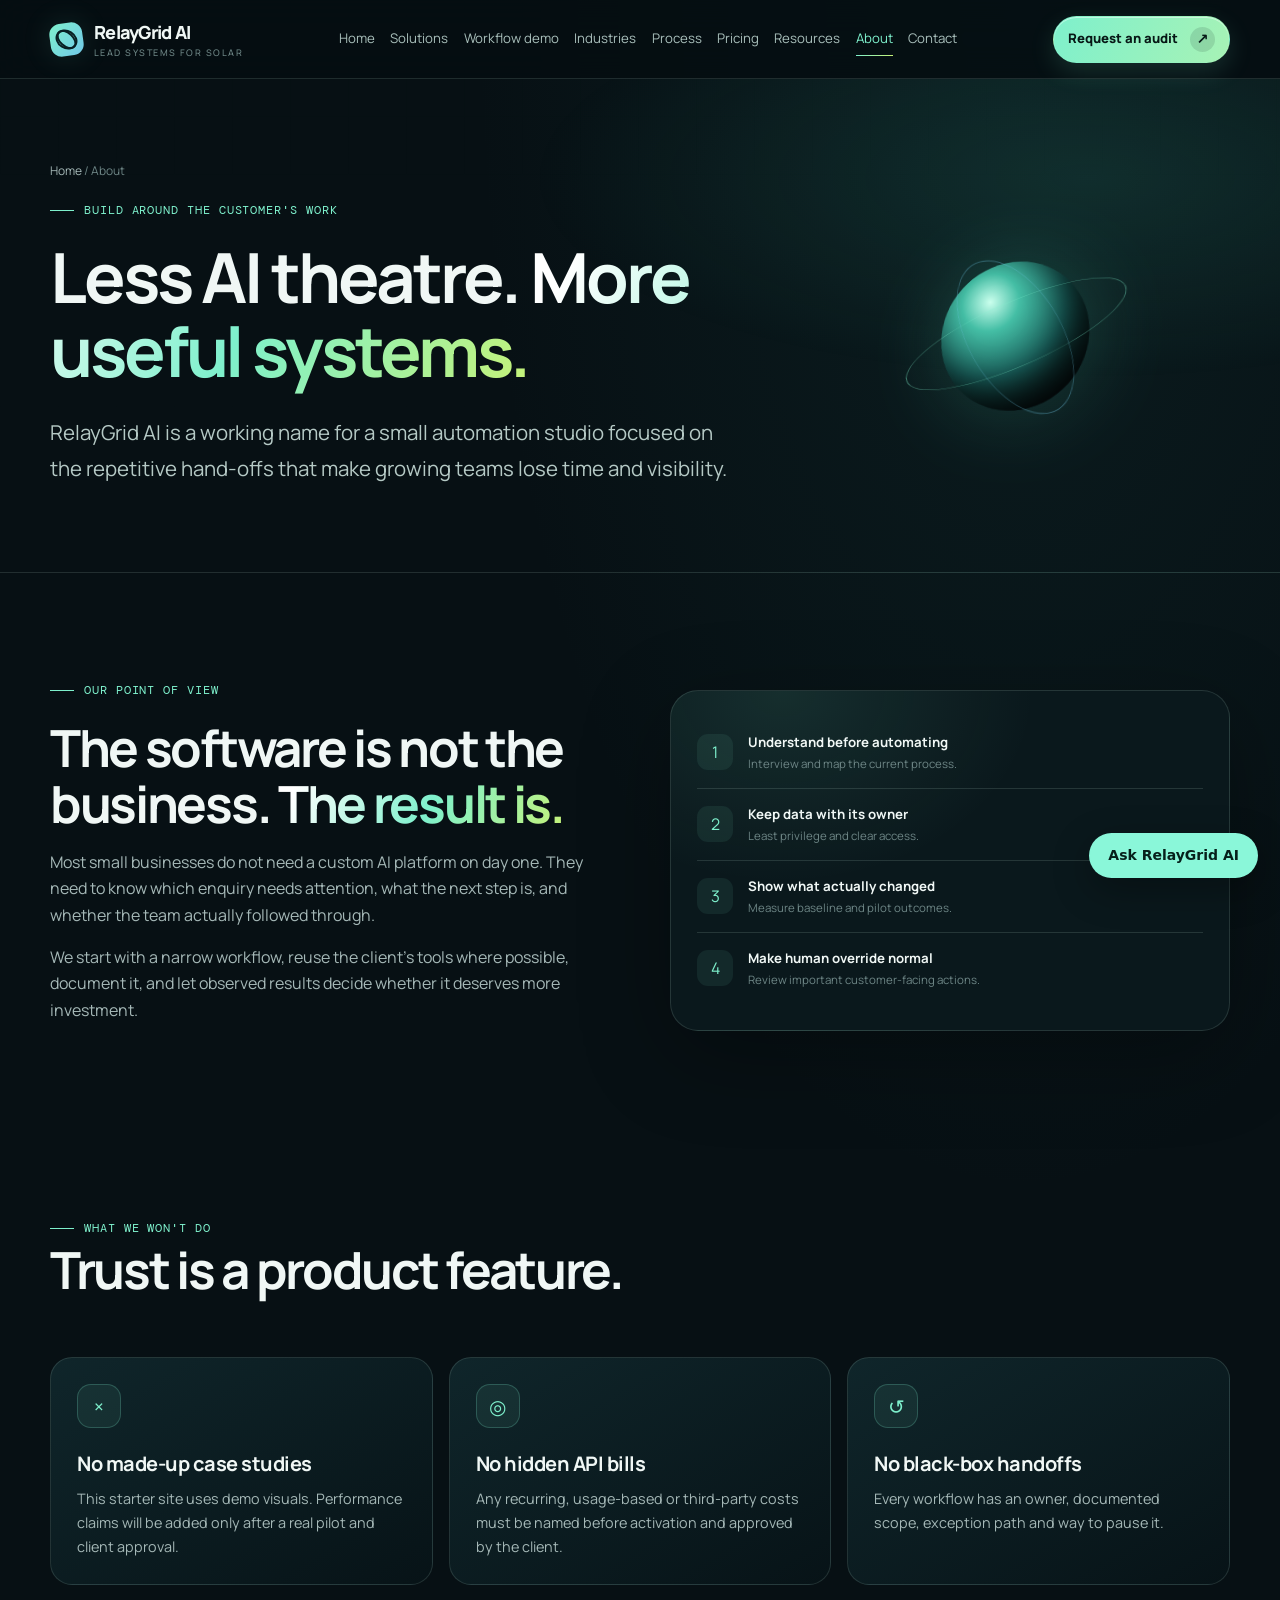
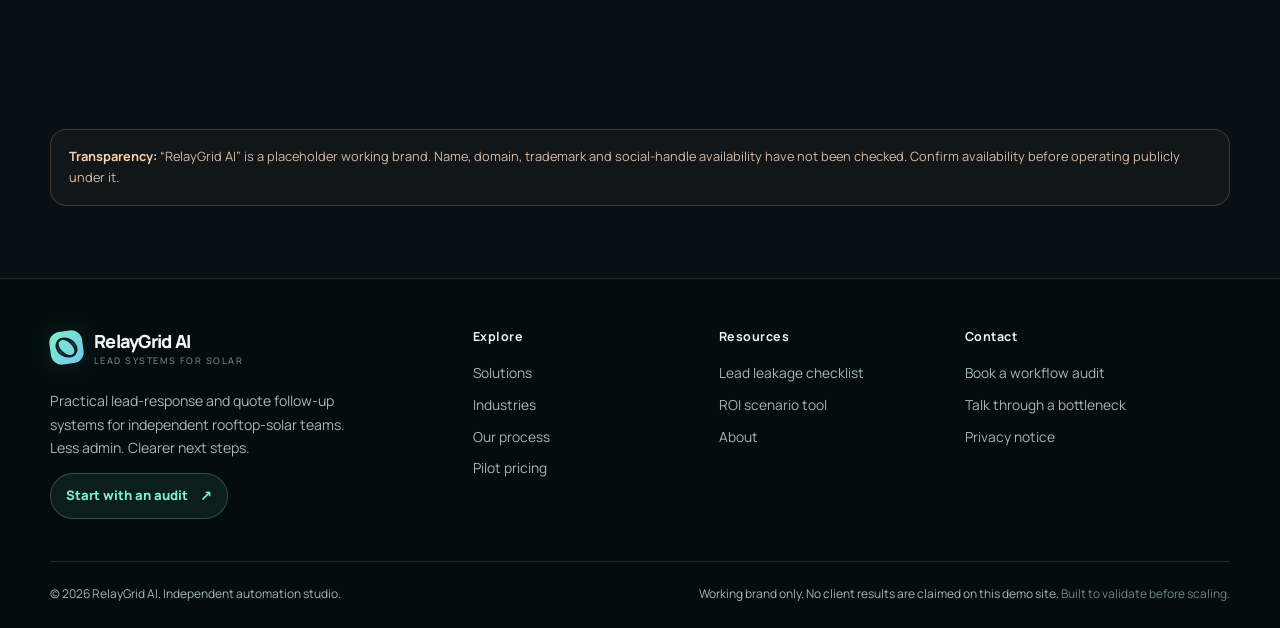
<file: public/about.html>
<!doctype html><html lang="en"><head><meta charset="utf-8"><meta name="viewport" content="width=device-width, initial-scale=1"><meta name="description" content="The operating principles behind RelayGrid AI: specific workflows, transparent costs and measurable outcomes."><meta name="theme-color" content="#071014"><title>About | RelayGrid AI</title><link rel="icon" type="image/svg+xml" href="assets/favicon.svg"><link rel="stylesheet" href="assets/css/styles.css"><style>.skip-link{position:absolute;left:-9999px;top:5px;background:var(--mint);color:#071816;padding:10px;z-index:100}.skip-link:focus{left:8px}</style></head><body><a class="skip-link" href="#main">Skip to content</a><div class="topbar"><div class="container nav"><a class="brand" href="index.html" aria-label="RelayGrid AI home"><span class="brand-mark" aria-hidden="true"></span><span><span data-brand>RelayGrid AI</span><small>Lead systems for solar</small></span></a><nav class="nav-links" aria-label="Main navigation"><a href="index.html">Home</a><a href="services.html">Solutions</a><a href="index.html#agent-workspace">Workflow demo</a><a href="industries.html">Industries</a><a href="process.html">Process</a><a href="pricing.html">Pricing</a><a href="resources.html">Resources</a><a href="about.html">About</a><a href="contact.html">Contact</a></nav><div class="nav-right"><a class="button button-sm" data-booking href="contact.html?topic=workflow%20audit">Request an audit <span class="arrow">↗</span></a><button class="menu-toggle" aria-label="Toggle navigation" aria-expanded="false">Menu ☰</button></div></div></div><main id="main"><section class="page-hero"><div class="container page-hero-inner"><div><p class="breadcrumb"><a href="index.html">Home</a> / About</p><p class="eyebrow">Build around the customer's work</p><h1>Less AI theatre. <span class="gradient-text">More useful systems.</span></h1><p class="lead">RelayGrid AI is a working name for a small automation studio focused on the repetitive hand-offs that make growing teams lose time and visibility.</p></div><div class="page-orb"><div class="page-orb-core"></div></div></div></section><section class="section"><div class="container split"><div><p class="eyebrow">Our point of view</p><h2>The software is not the business. <span class="gradient-text">The result is.</span></h2><p>Most small businesses do not need a custom AI platform on day one. They need to know which enquiry needs attention, what the next step is, and whether the team actually followed through.</p><p>We start with a narrow workflow, reuse the client's tools where possible, document it, and let observed results decide whether it deserves more investment.</p></div><div class="panel-illustration"><div class="workflow-row"><span class="flow-icon">1</span><span><b>Understand before automating</b><small>Interview and map the current process.</small></span></div><div class="workflow-row"><span class="flow-icon">2</span><span><b>Keep data with its owner</b><small>Least privilege and clear access.</small></span></div><div class="workflow-row"><span class="flow-icon">3</span><span><b>Show what actually changed</b><small>Measure baseline and pilot outcomes.</small></span></div><div class="workflow-row"><span class="flow-icon">4</span><span><b>Make human override normal</b><small>Review important customer-facing actions.</small></span></div></div></div></section><section class="section-sm"><div class="container"><div class="section-head"><div><p class="eyebrow">What we won't do</p><h2>Trust is a product feature.</h2></div></div><div class="card-grid"><article class="card"><span class="card-icon">×</span><h3>No made-up case studies</h3><p>This starter site uses demo visuals. Performance claims will be added only after a real pilot and client approval.</p></article><article class="card"><span class="card-icon">◎</span><h3>No hidden API bills</h3><p>Any recurring, usage-based or third-party costs must be named before activation and approved by the client.</p></article><article class="card"><span class="card-icon">↺</span><h3>No black-box handoffs</h3><p>Every workflow has an owner, documented scope, exception path and way to pause it.</p></article></div></div></section><section class="section-sm"><div class="container"><div class="note"><strong>Transparency:</strong> “RelayGrid AI” is a placeholder working brand. Name, domain, trademark and social-handle availability have not been checked. Confirm availability before operating publicly under it.</div></div></section></main><footer class="footer"><div class="container"><div class="footer-top"><div><a class="brand" href="index.html"><span class="brand-mark" aria-hidden="true"></span><span><span data-brand>RelayGrid AI</span><small>Lead systems for solar</small></span></a><p class="footer-blurb">Practical lead-response and quote follow-up systems for independent rooftop-solar teams. Less admin. Clearer next steps.</p><a class="button button-ghost button-sm" href="contact.html?topic=workflow%20audit">Start with an audit <span class="arrow">↗</span></a></div><div class="footer-col"><h4>Explore</h4><a href="services.html">Solutions</a><a href="industries.html">Industries</a><a href="process.html">Our process</a><a href="pricing.html">Pilot pricing</a></div><div class="footer-col"><h4>Resources</h4><a href="resources.html">Lead leakage checklist</a><a href="resources.html#roi-calculator">ROI scenario tool</a><a href="about.html">About</a></div><div class="footer-col"><h4>Contact</h4><a href="contact.html">Book a workflow audit</a><a href="contact.html">Talk through a bottleneck</a><a href="privacy.html">Privacy notice</a></div></div><div class="footer-bottom"><p>© <span data-year>2026</span> <span data-brand>RelayGrid AI</span>. Independent automation studio.</p><p>Working brand only. No client results are claimed on this demo site. <span class="soft">Built to validate before scaling.</span></p></div></div></footer><script src="assets/js/config.js"></script><script src="assets/js/main.js" defer></script><script src="assets/js/chat-widget.js" defer></script></body></html>
</file>
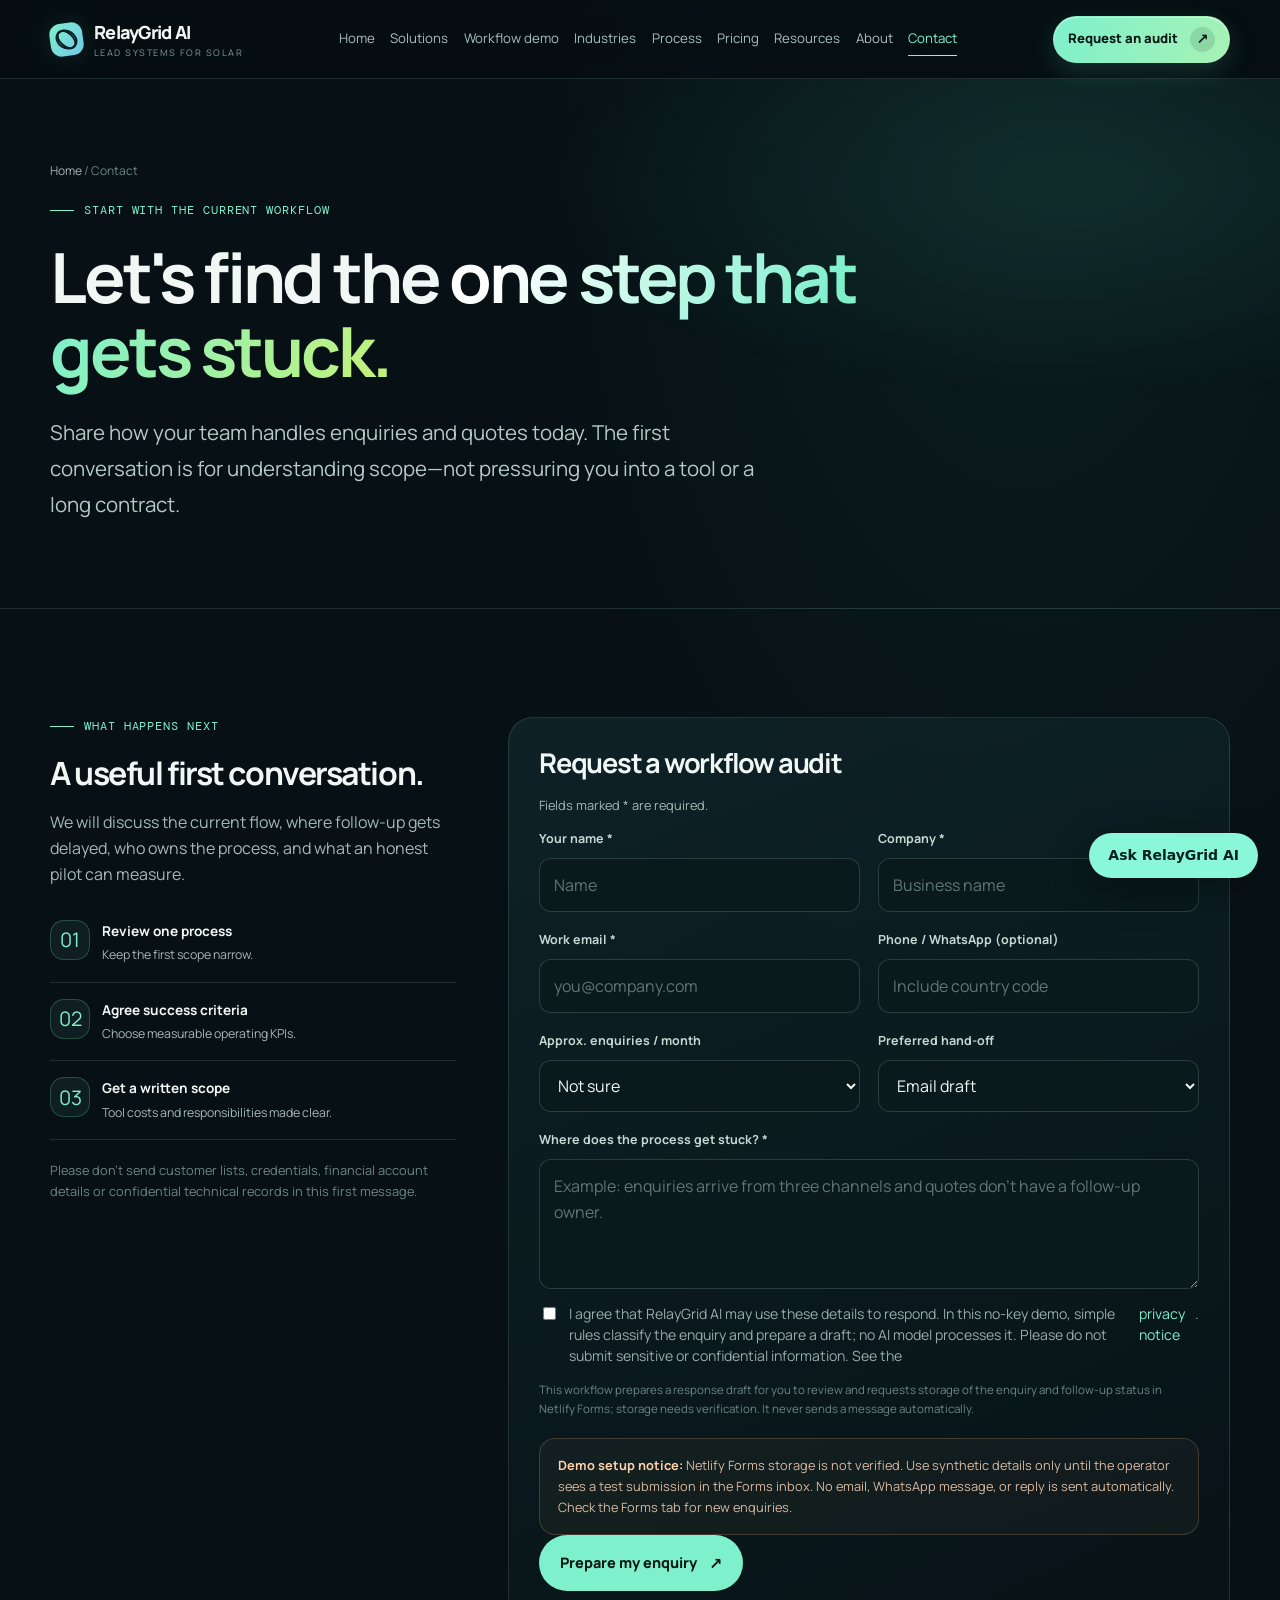
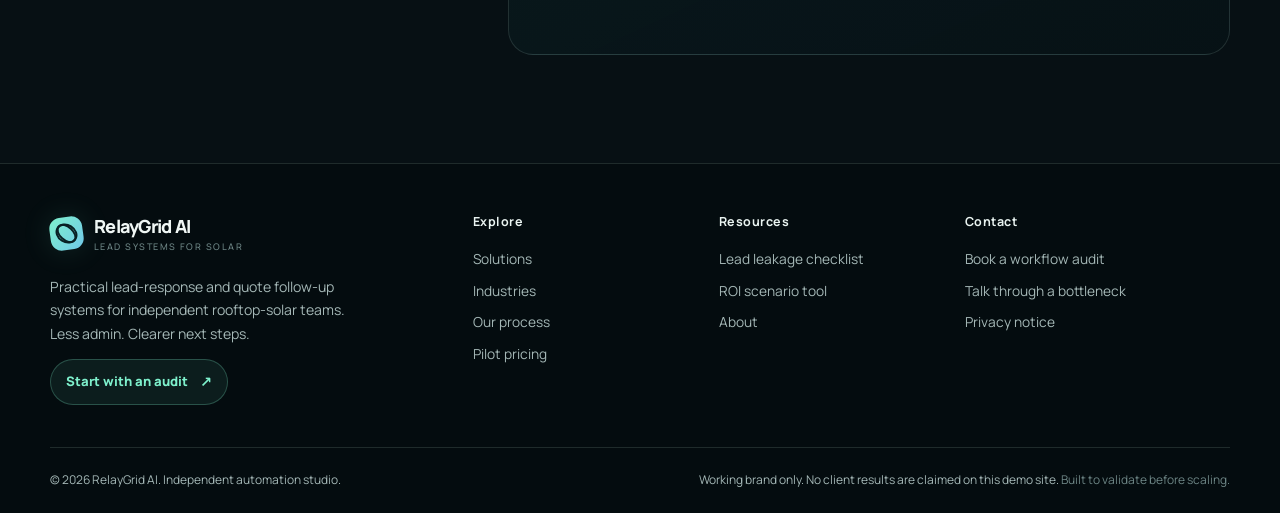
<file: public/contact.html>
<!doctype html><html lang="en"><head><meta charset="utf-8"><meta name="viewport" content="width=device-width, initial-scale=1"><meta name="description" content="Request a workflow audit for a rooftop solar installation business."><meta name="theme-color" content="#071014"><title>Contact | RelayGrid AI</title><link rel="icon" type="image/svg+xml" href="assets/favicon.svg"><link rel="stylesheet" href="assets/css/styles.css"><style>.skip-link{position:absolute;left:-9999px;top:5px;background:var(--mint);color:#071816;padding:10px;z-index:100}.skip-link:focus{left:8px}</style></head><body><a class="skip-link" href="#main">Skip to content</a><div class="topbar"><div class="container nav"><a class="brand" href="index.html" aria-label="RelayGrid AI home"><span class="brand-mark" aria-hidden="true"></span><span><span data-brand>RelayGrid AI</span><small>Lead systems for solar</small></span></a><nav class="nav-links" aria-label="Main navigation"><a href="index.html">Home</a><a href="services.html">Solutions</a><a href="index.html#agent-workspace">Workflow demo</a><a href="industries.html">Industries</a><a href="process.html">Process</a><a href="pricing.html">Pricing</a><a href="resources.html">Resources</a><a href="about.html">About</a><a href="contact.html">Contact</a></nav><div class="nav-right"><a class="button button-sm" data-booking href="contact.html?topic=workflow%20audit">Request an audit <span class="arrow">↗</span></a><button class="menu-toggle" aria-label="Toggle navigation" aria-expanded="false">Menu ☰</button></div></div></div><main id="main"><section class="page-hero"><div class="container"><p class="breadcrumb"><a href="index.html">Home</a> / Contact</p><p class="eyebrow">Start with the current workflow</p><h1>Let's find the <span class="gradient-text">one step that gets stuck.</span></h1><p class="lead">Share how your team handles enquiries and quotes today. The first conversation is for understanding scope—not pressuring you into a tool or a long contract.</p></div></section><section class="section"><div class="container form-layout"><aside class="contact-aside"><p class="eyebrow">What happens next</p><h2 style="font-size:2rem">A useful first conversation.</h2><p>We will discuss the current flow, where follow-up gets delayed, who owns the process, and what an honest pilot can measure.</p><div class="contact-method"><span class="card-icon">01</span><span><b>Review one process</b><small>Keep the first scope narrow.</small></span></div><div class="contact-method"><span class="card-icon">02</span><span><b>Agree success criteria</b><small>Choose measurable operating KPIs.</small></span></div><div class="contact-method"><span class="card-icon">03</span><span><b>Get a written scope</b><small>Tool costs and responsibilities made clear.</small></span></div><p class="small soft" style="margin-top:20px">Please don't send customer lists, credentials, financial account details or confidential technical records in this first message.</p></aside><div class="form-card"><h2 style="font-size:1.7rem">Request a workflow audit</h2><p class="small">Fields marked * are required.</p><form id="contact-form" name="relaygrid-enquiry" method="POST" action="/contact" data-netlify="true" netlify-honeypot="website"><div class="hp-field" aria-hidden="true"><label for="website">Leave this field empty</label><input id="website" name="website" tabindex="-1" autocomplete="off"><input type="hidden" name="form-name" value="relaygrid-enquiry"><input type="hidden" name="reference"><input type="hidden" name="classification"><input type="hidden" name="urgency"><input type="hidden" name="summary"><input type="hidden" name="response_draft"><input type="hidden" name="workflow_mode"><input type="hidden" name="follow_up_status" value="Needs human review"></div><div class="form-grid"><div class="field"><label for="name">Your name *</label><input id="name" name="name" maxlength="100" required autocomplete="name" placeholder="Name"></div><div class="field"><label for="company">Company *</label><input id="company" name="company" maxlength="140" required autocomplete="organization" placeholder="Business name"></div><div class="field"><label for="email">Work email *</label><input id="email" name="email" maxlength="254" type="email" required autocomplete="email" placeholder="you@company.com"></div><div class="field"><label for="contact-details">Phone / WhatsApp (optional)</label><input id="contact-details" name="contact" maxlength="40" autocomplete="tel" placeholder="Include country code"></div><div class="field"><label for="volume">Approx. enquiries / month</label><select id="volume" name="volume"><option>Not sure</option><option>Under 20</option><option>20–50</option><option>51–150</option><option>151–500</option><option>500+</option></select></div><div class="field"><label for="preferred">Preferred hand-off</label><select id="preferred" name="preferred"><option value="email">Email draft</option><option value="whatsapp">WhatsApp draft preference (no message sent)</option></select></div><div class="field full"><label for="message">Where does the process get stuck? *</label><textarea id="message" name="message" maxlength="2000" required placeholder="Example: enquiries arrive from three channels and quotes don't have a follow-up owner."></textarea></div></div><label class="consent-line"><input type="checkbox" name="consent" required> I agree that RelayGrid AI may use these details to respond. In this no-key demo, simple rules classify the enquiry and prepare a draft; no AI model processes it. Please do not submit sensitive or confidential information. See the <a href="privacy.html">privacy notice</a>.</label><p class="form-note">This workflow prepares a response draft for you to review and requests storage of the enquiry and follow-up status in Netlify Forms; storage needs verification. It never sends a message automatically.</p><div id="contact-setup-note" class="note contact-setup-note" role="status"><strong>Demo setup notice:</strong> Netlify Forms storage is not verified. Use synthetic details only until the operator sees a test submission in the Forms inbox. No email, WhatsApp message, or reply is sent automatically. Check the Forms tab for new enquiries.</div><noscript><p>This workflow needs JavaScript to validate and prepare a draft. Do not submit real details through this page without JavaScript.</p></noscript><button class="button" type="submit" disabled>Prepare my enquiry <span class="arrow">↗</span></button><div id="form-status" class="form-status" role="status" aria-live="polite"></div><section id="workflow-output" class="note" aria-live="polite" hidden><strong>Draft prepared; follow-up needs human review</strong><p>Type: <span data-workflow-category></span> · Priority: <span data-workflow-urgency></span> · Draft mode: <span data-workflow-mode></span></p><label for="response-draft">Copy this draft for human review</label><textarea id="response-draft" data-response-draft rows="7" readonly></textarea><p>Reference: <span data-workflow-reference></span></p><p class="small">The draft has not been sent. Check the Netlify Forms tab to confirm the record was stored.</p></section></form></div></div></section></main><footer class="footer"><div class="container"><div class="footer-top"><div><a class="brand" href="index.html"><span class="brand-mark" aria-hidden="true"></span><span><span data-brand>RelayGrid AI</span><small>Lead systems for solar</small></span></a><p class="footer-blurb">Practical lead-response and quote follow-up systems for independent rooftop-solar teams. Less admin. Clearer next steps.</p><a class="button button-ghost button-sm" href="contact.html?topic=workflow%20audit">Start with an audit <span class="arrow">↗</span></a></div><div class="footer-col"><h4>Explore</h4><a href="services.html">Solutions</a><a href="industries.html">Industries</a><a href="process.html">Our process</a><a href="pricing.html">Pilot pricing</a></div><div class="footer-col"><h4>Resources</h4><a href="resources.html">Lead leakage checklist</a><a href="resources.html#roi-calculator">ROI scenario tool</a><a href="about.html">About</a></div><div class="footer-col"><h4>Contact</h4><a href="contact.html">Book a workflow audit</a><a href="contact.html">Talk through a bottleneck</a><a href="privacy.html">Privacy notice</a></div></div><div class="footer-bottom"><p>© <span data-year>2026</span> <span data-brand>RelayGrid AI</span>. Independent automation studio.</p><p>Working brand only. No client results are claimed on this demo site. <span class="soft">Built to validate before scaling.</span></p></div></div></footer><script src="assets/js/config.js"></script><script src="assets/js/main.js" defer></script><script src="assets/js/chat-widget.js" defer></script></body></html>
</file>
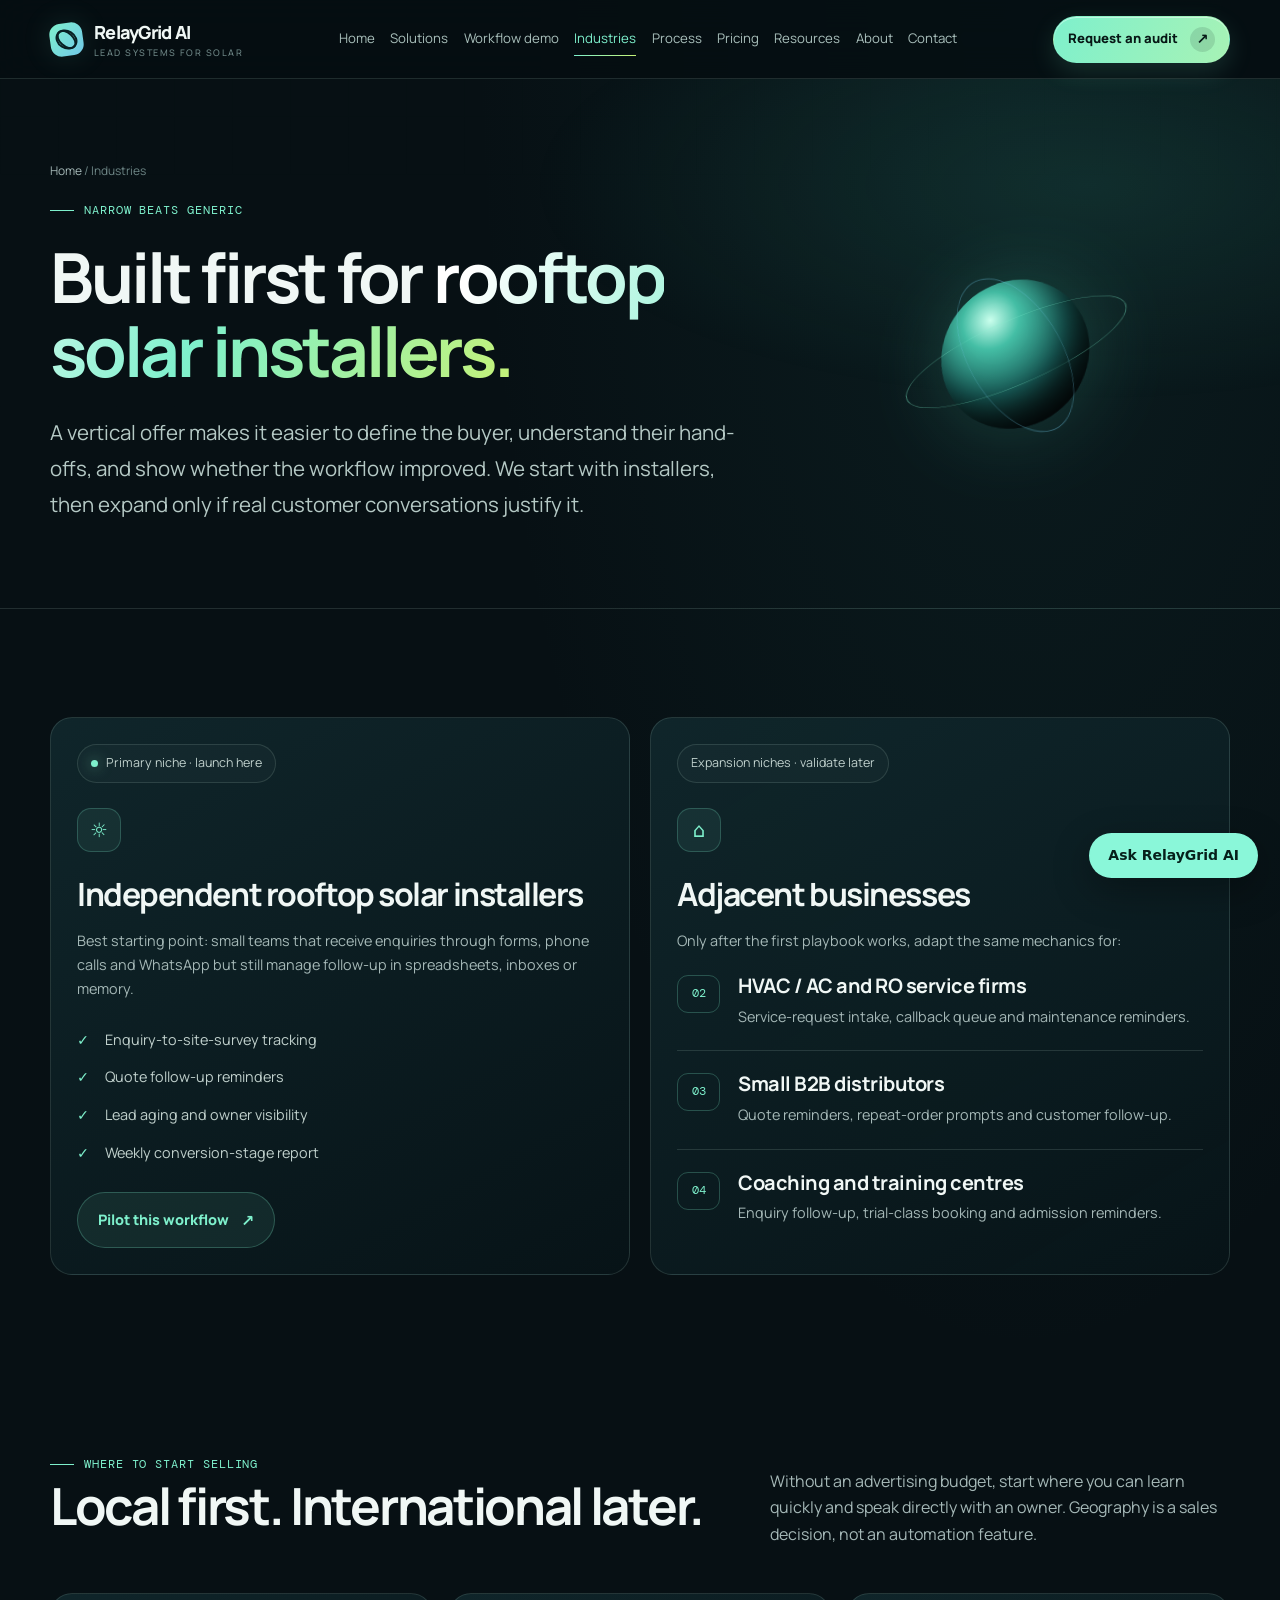
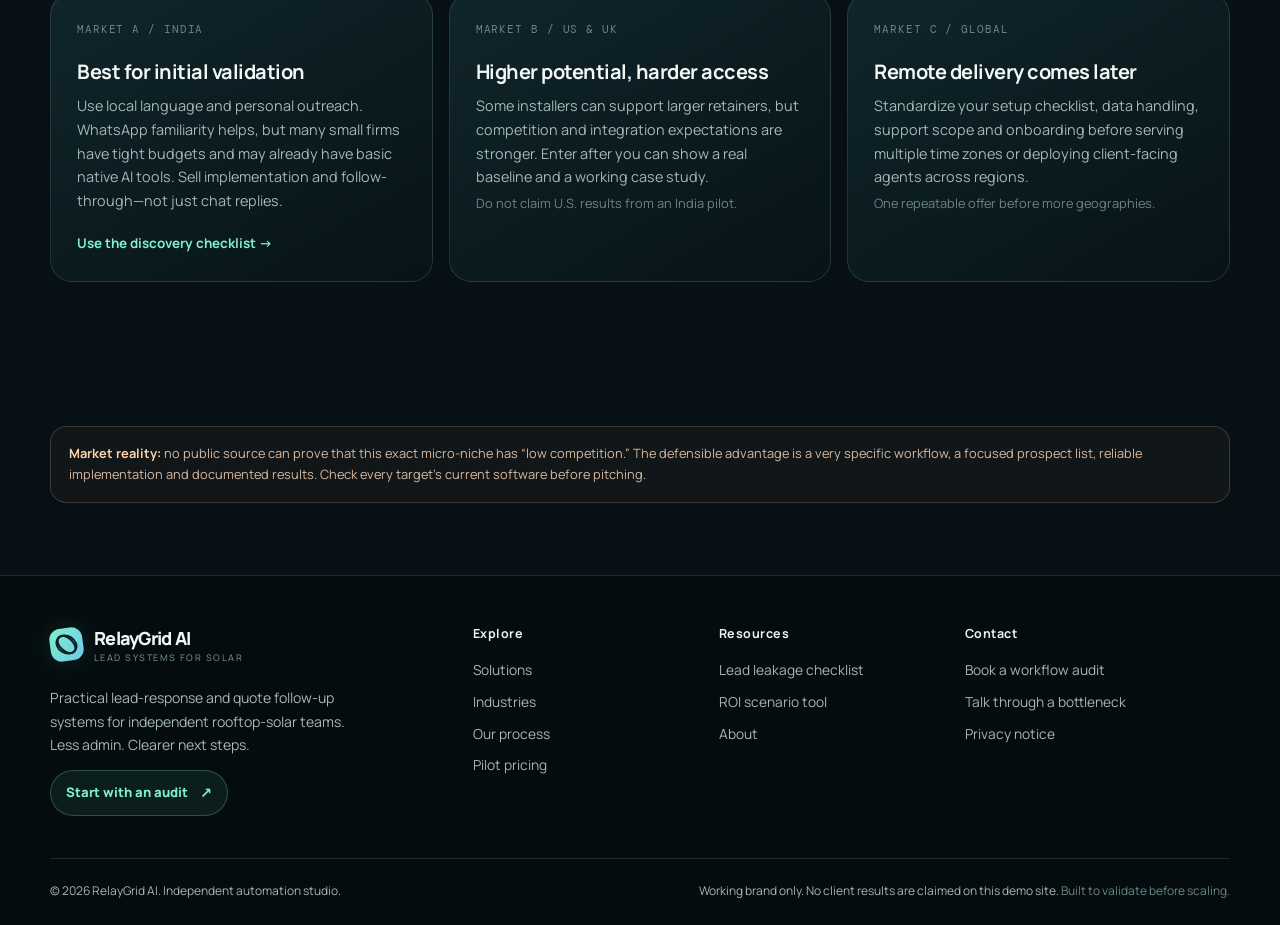
<file: public/industries.html>
<!doctype html><html lang="en"><head><meta charset="utf-8"><meta name="viewport" content="width=device-width, initial-scale=1"><meta name="description" content="Start with rooftop solar installer enquiry-to-site-visit automation, with carefully validated expansion opportunities."><meta name="theme-color" content="#071014"><title>Industries | RelayGrid AI</title><link rel="icon" type="image/svg+xml" href="assets/favicon.svg"><link rel="stylesheet" href="assets/css/styles.css"><style>.skip-link{position:absolute;left:-9999px;top:5px;background:var(--mint);color:#071816;padding:10px;z-index:100}.skip-link:focus{left:8px}</style></head><body><a class="skip-link" href="#main">Skip to content</a><div class="topbar"><div class="container nav"><a class="brand" href="index.html" aria-label="RelayGrid AI home"><span class="brand-mark" aria-hidden="true"></span><span><span data-brand>RelayGrid AI</span><small>Lead systems for solar</small></span></a><nav class="nav-links" aria-label="Main navigation"><a href="index.html">Home</a><a href="services.html">Solutions</a><a href="index.html#agent-workspace">Workflow demo</a><a href="industries.html">Industries</a><a href="process.html">Process</a><a href="pricing.html">Pricing</a><a href="resources.html">Resources</a><a href="about.html">About</a><a href="contact.html">Contact</a></nav><div class="nav-right"><a class="button button-sm" data-booking href="contact.html?topic=workflow%20audit">Request an audit <span class="arrow">↗</span></a><button class="menu-toggle" aria-label="Toggle navigation" aria-expanded="false">Menu ☰</button></div></div></div><main id="main"><section class="page-hero"><div class="container page-hero-inner"><div><p class="breadcrumb"><a href="index.html">Home</a> / Industries</p><p class="eyebrow">Narrow beats generic</p><h1>Built first for <span class="gradient-text">rooftop solar installers.</span></h1><p class="lead">A vertical offer makes it easier to define the buyer, understand their hand-offs, and show whether the workflow improved. We start with installers, then expand only if real customer conversations justify it.</p></div><div class="page-orb"><div class="page-orb-core"></div></div></div></section><section class="section"><div class="container"><div class="two-col"><article class="card reveal"><span class="pill"><span class="dot"></span> Primary niche · launch here</span><div style="margin-top:25px"><span class="card-icon">☼</span><h2 style="font-size:2rem">Independent rooftop solar installers</h2><p>Best starting point: small teams that receive enquiries through forms, phone calls and WhatsApp but still manage follow-up in spreadsheets, inboxes or memory.</p><ul class="check-list"><li>Enquiry-to-site-survey tracking</li><li>Quote follow-up reminders</li><li>Lead aging and owner visibility</li><li>Weekly conversion-stage report</li></ul><a class="button button-ghost" href="contact.html?topic=solar%20installer%20pilot">Pilot this workflow <span class="arrow">↗</span></a></div></article><article class="card reveal"><span class="pill">Expansion niches · validate later</span><div style="margin-top:25px"><span class="card-icon">⌂</span><h2 style="font-size:2rem">Adjacent businesses</h2><p>Only after the first playbook works, adapt the same mechanics for:</p><div class="number-card"><span class="number-badge">02</span><div><h3>HVAC / AC and RO service firms</h3><p>Service-request intake, callback queue and maintenance reminders.</p></div></div><div class="number-card"><span class="number-badge">03</span><div><h3>Small B2B distributors</h3><p>Quote reminders, repeat-order prompts and customer follow-up.</p></div></div><div class="number-card"><span class="number-badge">04</span><div><h3>Coaching and training centres</h3><p>Enquiry follow-up, trial-class booking and admission reminders.</p></div></div></div></article></div></div></section><section class="section-sm"><div class="container"><div class="section-head"><div><p class="eyebrow">Where to start selling</p><h2>Local first. International later.</h2></div><p>Without an advertising budget, start where you can learn quickly and speak directly with an owner. Geography is a sales decision, not an automation feature.</p></div><div class="card-grid"><article class="card"><span class="step-num">MARKET A / INDIA</span><h3>Best for initial validation</h3><p>Use local language and personal outreach. WhatsApp familiarity helps, but many small firms have tight budgets and may already have basic native AI tools. Sell implementation and follow-through—not just chat replies.</p><a class="text-link" href="resources.html">Use the discovery checklist →</a></article><article class="card"><span class="step-num">MARKET B / US & UK</span><h3>Higher potential, harder access</h3><p>Some installers can support larger retainers, but competition and integration expectations are stronger. Enter after you can show a real baseline and a working case study.</p><span class="soft small">Do not claim U.S. results from an India pilot.</span></article><article class="card"><span class="step-num">MARKET C / GLOBAL</span><h3>Remote delivery comes later</h3><p>Standardize your setup checklist, data handling, support scope and onboarding before serving multiple time zones or deploying client-facing agents across regions.</p><span class="soft small">One repeatable offer before more geographies.</span></article></div></div></section><section class="section-sm"><div class="container"><div class="note"><strong>Market reality:</strong> no public source can prove that this exact micro-niche has “low competition.” The defensible advantage is a very specific workflow, a focused prospect list, reliable implementation and documented results. Check every target's current software before pitching.</div></div></section></main><footer class="footer"><div class="container"><div class="footer-top"><div><a class="brand" href="index.html"><span class="brand-mark" aria-hidden="true"></span><span><span data-brand>RelayGrid AI</span><small>Lead systems for solar</small></span></a><p class="footer-blurb">Practical lead-response and quote follow-up systems for independent rooftop-solar teams. Less admin. Clearer next steps.</p><a class="button button-ghost button-sm" href="contact.html?topic=workflow%20audit">Start with an audit <span class="arrow">↗</span></a></div><div class="footer-col"><h4>Explore</h4><a href="services.html">Solutions</a><a href="industries.html">Industries</a><a href="process.html">Our process</a><a href="pricing.html">Pilot pricing</a></div><div class="footer-col"><h4>Resources</h4><a href="resources.html">Lead leakage checklist</a><a href="resources.html#roi-calculator">ROI scenario tool</a><a href="about.html">About</a></div><div class="footer-col"><h4>Contact</h4><a href="contact.html">Book a workflow audit</a><a href="contact.html">Talk through a bottleneck</a><a href="privacy.html">Privacy notice</a></div></div><div class="footer-bottom"><p>© <span data-year>2026</span> <span data-brand>RelayGrid AI</span>. Independent automation studio.</p><p>Working brand only. No client results are claimed on this demo site. <span class="soft">Built to validate before scaling.</span></p></div></div></footer><script src="assets/js/config.js"></script><script src="assets/js/main.js" defer></script><script src="assets/js/chat-widget.js" defer></script></body></html>
</file>
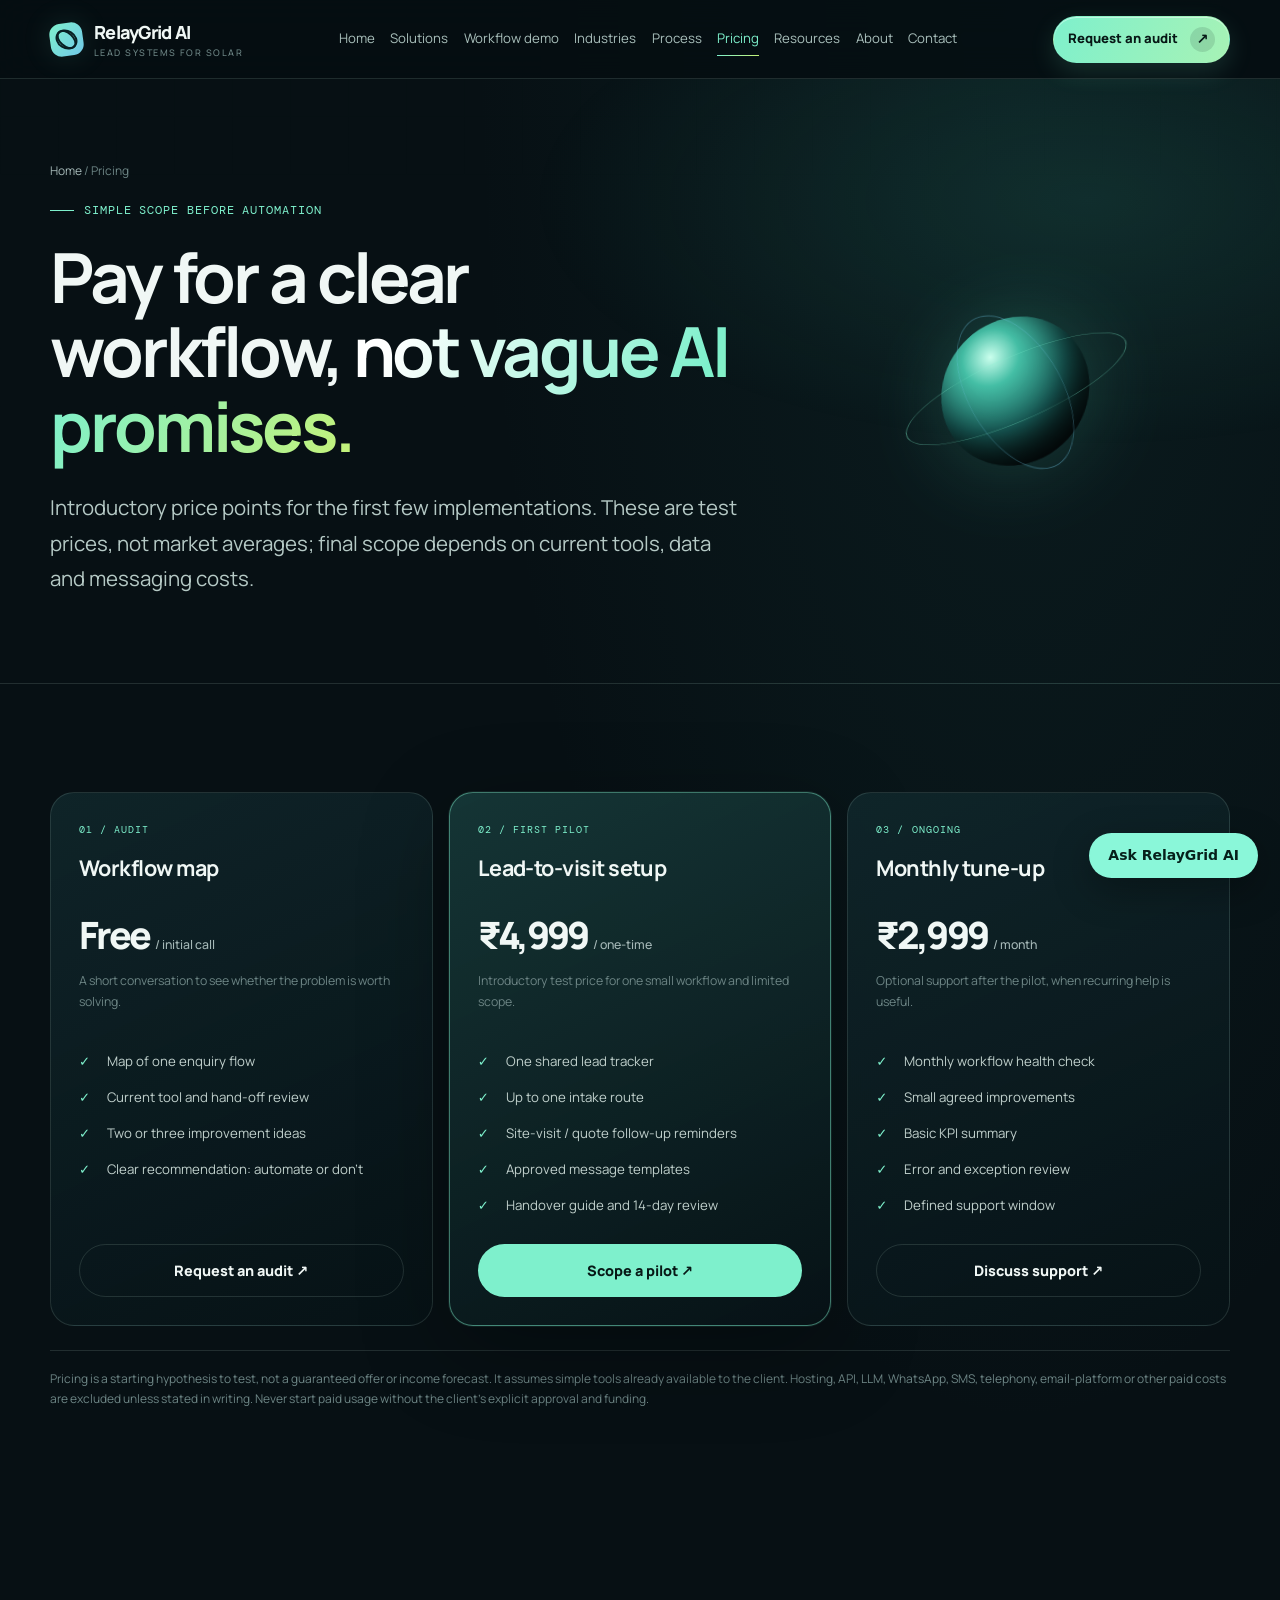
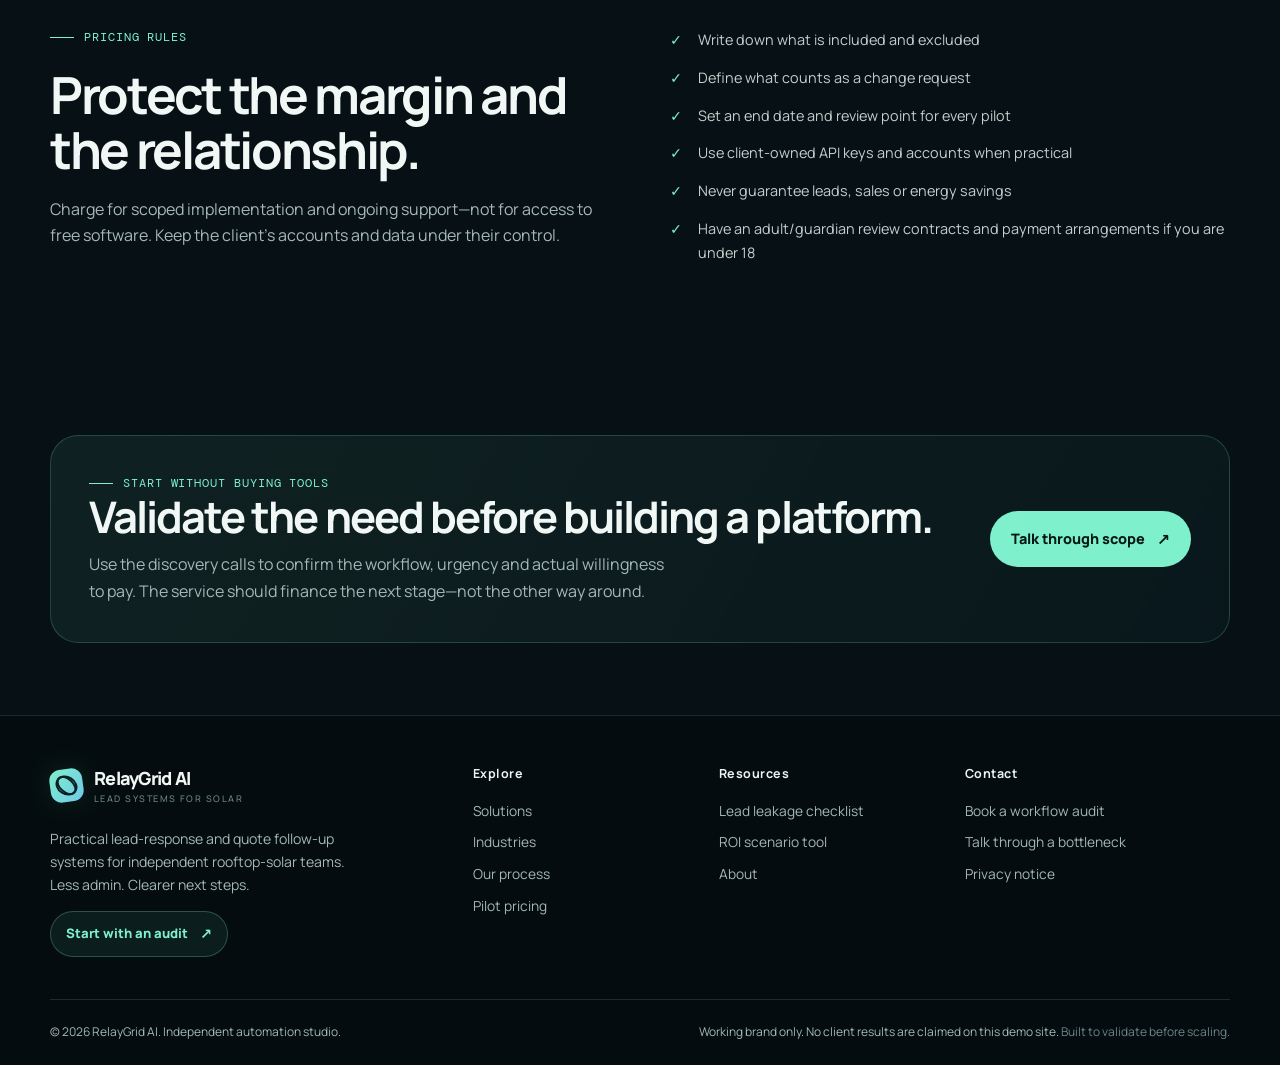
<file: public/pricing.html>
<!doctype html><html lang="en"><head><meta charset="utf-8"><meta name="viewport" content="width=device-width, initial-scale=1"><meta name="description" content="Introductory scope-led pilot pricing for a lead-to-visit workflow, with third-party usage costs disclosed separately."><meta name="theme-color" content="#071014"><title>Pricing | RelayGrid AI</title><link rel="icon" type="image/svg+xml" href="assets/favicon.svg"><link rel="stylesheet" href="assets/css/styles.css"><style>.skip-link{position:absolute;left:-9999px;top:5px;background:var(--mint);color:#071816;padding:10px;z-index:100}.skip-link:focus{left:8px}</style></head><body><a class="skip-link" href="#main">Skip to content</a><div class="topbar"><div class="container nav"><a class="brand" href="index.html" aria-label="RelayGrid AI home"><span class="brand-mark" aria-hidden="true"></span><span><span data-brand>RelayGrid AI</span><small>Lead systems for solar</small></span></a><nav class="nav-links" aria-label="Main navigation"><a href="index.html">Home</a><a href="services.html">Solutions</a><a href="index.html#agent-workspace">Workflow demo</a><a href="industries.html">Industries</a><a href="process.html">Process</a><a href="pricing.html">Pricing</a><a href="resources.html">Resources</a><a href="about.html">About</a><a href="contact.html">Contact</a></nav><div class="nav-right"><a class="button button-sm" data-booking href="contact.html?topic=workflow%20audit">Request an audit <span class="arrow">↗</span></a><button class="menu-toggle" aria-label="Toggle navigation" aria-expanded="false">Menu ☰</button></div></div></div><main id="main"><section class="page-hero"><div class="container page-hero-inner"><div><p class="breadcrumb"><a href="index.html">Home</a> / Pricing</p><p class="eyebrow">Simple scope before automation</p><h1>Pay for a clear workflow, <span class="gradient-text">not vague AI promises.</span></h1><p class="lead">Introductory price points for the first few implementations. These are test prices, not market averages; final scope depends on current tools, data and messaging costs.</p></div><div class="page-orb"><div class="page-orb-core"></div></div></div></section><section class="section"><div class="container"><div class="price-grid"><article class="price-card"><span class="tag">01 / Audit</span><h3>Workflow map</h3><div class="price">Free <small>/ initial call</small></div><p class="price-note">A short conversation to see whether the problem is worth solving.</p><ul class="check-list"><li>Map of one enquiry flow</li><li>Current tool and hand-off review</li><li>Two or three improvement ideas</li><li>Clear recommendation: automate or don't</li></ul><a class="button button-secondary" href="contact.html?topic=free%20workflow%20audit">Request an audit ↗</a></article><article class="price-card featured"><span class="tag">02 / First pilot</span><h3>Lead-to-visit setup</h3><div class="price">₹4,999 <small>/ one-time</small></div><p class="price-note">Introductory test price for one small workflow and limited scope.</p><ul class="check-list"><li>One shared lead tracker</li><li>Up to one intake route</li><li>Site-visit / quote follow-up reminders</li><li>Approved message templates</li><li>Handover guide and 14-day review</li></ul><a class="button" href="contact.html?topic=lead-to-visit%20pilot">Scope a pilot ↗</a></article><article class="price-card"><span class="tag">03 / Ongoing</span><h3>Monthly tune-up</h3><div class="price">₹2,999 <small>/ month</small></div><p class="price-note">Optional support after the pilot, when recurring help is useful.</p><ul class="check-list"><li>Monthly workflow health check</li><li>Small agreed improvements</li><li>Basic KPI summary</li><li>Error and exception review</li><li>Defined support window</li></ul><a class="button button-secondary" href="contact.html?topic=monthly%20support">Discuss support ↗</a></article></div><p class="disclaimer">Pricing is a starting hypothesis to test, not a guaranteed offer or income forecast. It assumes simple tools already available to the client. Hosting, API, LLM, WhatsApp, SMS, telephony, email-platform or other paid costs are excluded unless stated in writing. Never start paid usage without the client's explicit approval and funding.</p></div></section><section class="section-sm"><div class="container split"><div><p class="eyebrow">Pricing rules</p><h2>Protect the margin and the relationship.</h2><p>Charge for scoped implementation and ongoing support—not for access to free software. Keep the client's accounts and data under their control.</p></div><div><ul class="check-list"><li>Write down what is included and excluded</li><li>Define what counts as a change request</li><li>Set an end date and review point for every pilot</li><li>Use client-owned API keys and accounts when practical</li><li>Never guarantee leads, sales or energy savings</li><li>Have an adult/guardian review contracts and payment arrangements if you are under 18</li></ul></div></div></section><section class="section-sm"><div class="container"><div class="callout"><div><p class="eyebrow">Start without buying tools</p><h2>Validate the need before building a platform.</h2><p>Use the discovery calls to confirm the workflow, urgency and actual willingness to pay. The service should finance the next stage—not the other way around.</p></div><a class="button" href="contact.html?topic=pilot%20pricing">Talk through scope <span class="arrow">↗</span></a></div></div></section></main><footer class="footer"><div class="container"><div class="footer-top"><div><a class="brand" href="index.html"><span class="brand-mark" aria-hidden="true"></span><span><span data-brand>RelayGrid AI</span><small>Lead systems for solar</small></span></a><p class="footer-blurb">Practical lead-response and quote follow-up systems for independent rooftop-solar teams. Less admin. Clearer next steps.</p><a class="button button-ghost button-sm" href="contact.html?topic=workflow%20audit">Start with an audit <span class="arrow">↗</span></a></div><div class="footer-col"><h4>Explore</h4><a href="services.html">Solutions</a><a href="industries.html">Industries</a><a href="process.html">Our process</a><a href="pricing.html">Pilot pricing</a></div><div class="footer-col"><h4>Resources</h4><a href="resources.html">Lead leakage checklist</a><a href="resources.html#roi-calculator">ROI scenario tool</a><a href="about.html">About</a></div><div class="footer-col"><h4>Contact</h4><a href="contact.html">Book a workflow audit</a><a href="contact.html">Talk through a bottleneck</a><a href="privacy.html">Privacy notice</a></div></div><div class="footer-bottom"><p>© <span data-year>2026</span> <span data-brand>RelayGrid AI</span>. Independent automation studio.</p><p>Working brand only. No client results are claimed on this demo site. <span class="soft">Built to validate before scaling.</span></p></div></div></footer><script src="assets/js/config.js"></script><script src="assets/js/main.js" defer></script><script src="assets/js/chat-widget.js" defer></script></body></html>
</file>
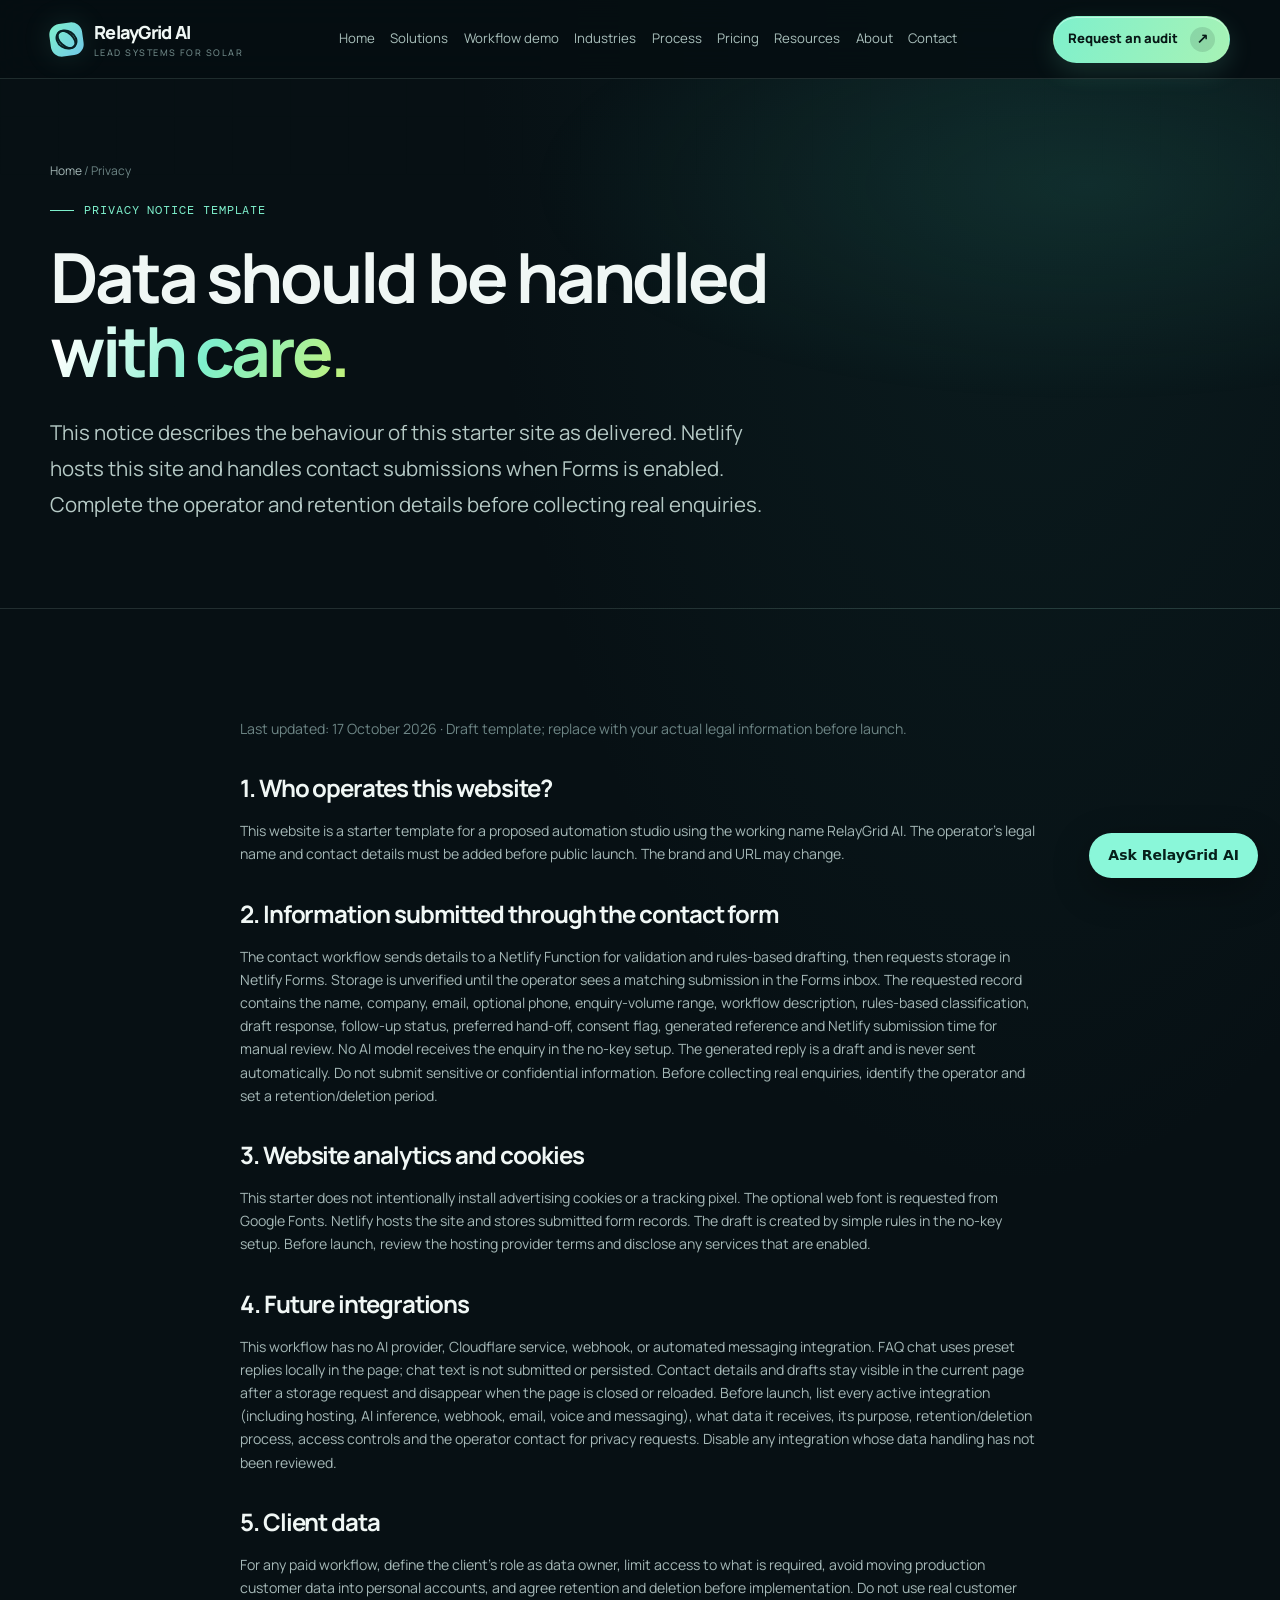
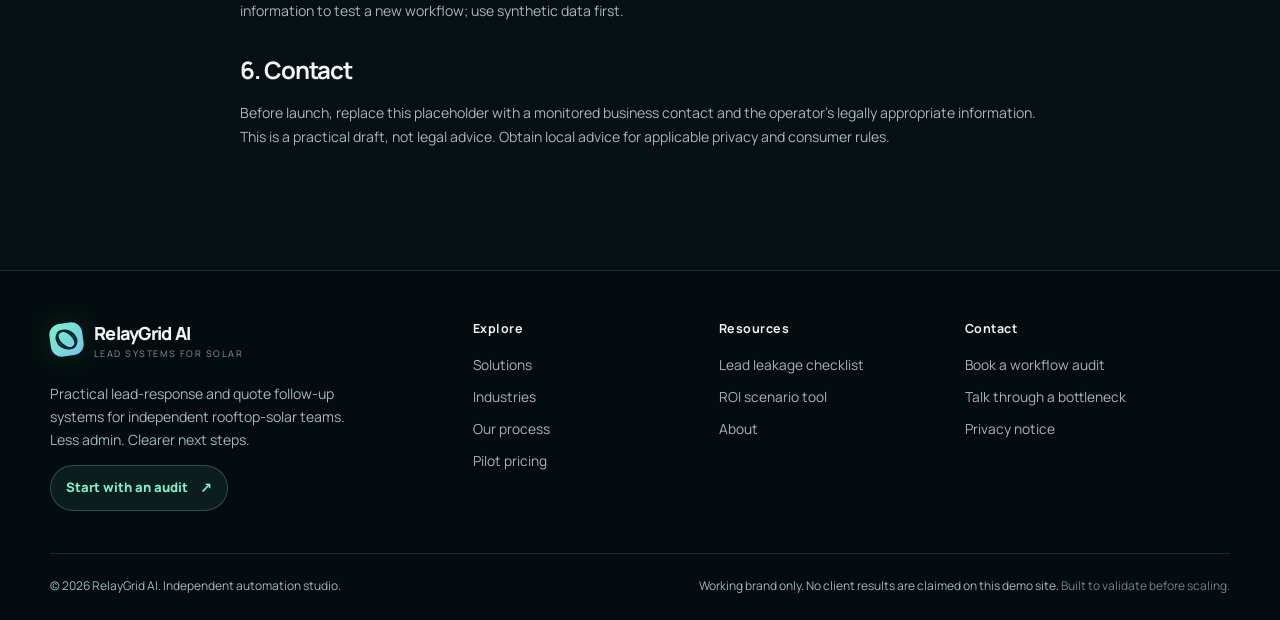
<file: public/privacy.html>
<!doctype html><html lang="en"><head><meta charset="utf-8"><meta name="viewport" content="width=device-width, initial-scale=1"><meta name="description" content="Privacy notice template for a static RelayGrid AI website starter. Update this before adding integrations."><meta name="theme-color" content="#071014"><title>Privacy notice | RelayGrid AI</title><link rel="icon" type="image/svg+xml" href="assets/favicon.svg"><link rel="stylesheet" href="assets/css/styles.css"><style>.skip-link{position:absolute;left:-9999px;top:5px;background:var(--mint);color:#071816;padding:10px;z-index:100}.skip-link:focus{left:8px}</style></head><body><a class="skip-link" href="#main">Skip to content</a><div class="topbar"><div class="container nav"><a class="brand" href="index.html" aria-label="RelayGrid AI home"><span class="brand-mark" aria-hidden="true"></span><span><span data-brand>RelayGrid AI</span><small>Lead systems for solar</small></span></a><nav class="nav-links" aria-label="Main navigation"><a href="index.html">Home</a><a href="services.html">Solutions</a><a href="index.html#agent-workspace">Workflow demo</a><a href="industries.html">Industries</a><a href="process.html">Process</a><a href="pricing.html">Pricing</a><a href="resources.html">Resources</a><a href="about.html">About</a><a href="contact.html">Contact</a></nav><div class="nav-right"><a class="button button-sm" data-booking href="contact.html?topic=workflow%20audit">Request an audit <span class="arrow">↗</span></a><button class="menu-toggle" aria-label="Toggle navigation" aria-expanded="false">Menu ☰</button></div></div></div><main id="main"><section class="page-hero"><div class="container"><p class="breadcrumb"><a href="index.html">Home</a> / Privacy</p><p class="eyebrow">Privacy notice template</p><h1>Data should be handled <span class="gradient-text">with care.</span></h1><p class="lead">This notice describes the behaviour of this starter site as delivered. Netlify hosts this site and handles contact submissions when Forms is enabled. Complete the operator and retention details before collecting real enquiries.</p></div></section><section class="section"><div class="container legal"><p class="soft small">Last updated: 17 October 2026 · Draft template; replace with your actual legal information before launch.</p><h2>1. Who operates this website?</h2><p>This website is a starter template for a proposed automation studio using the working name RelayGrid AI. The operator's legal name and contact details must be added before public launch. The brand and URL may change.</p><h2>2. Information submitted through the contact form</h2><p>The contact workflow sends details to a Netlify Function for validation and rules-based drafting, then requests storage in Netlify Forms. Storage is unverified until the operator sees a matching submission in the Forms inbox. The requested record contains the name, company, email, optional phone, enquiry-volume range, workflow description, rules-based classification, draft response, follow-up status, preferred hand-off, consent flag, generated reference and Netlify submission time for manual review. No AI model receives the enquiry in the no-key setup. The generated reply is a draft and is never sent automatically. Do not submit sensitive or confidential information. Before collecting real enquiries, identify the operator and set a retention/deletion period.</p><h2>3. Website analytics and cookies</h2><p>This starter does not intentionally install advertising cookies or a tracking pixel. The optional web font is requested from Google Fonts. Netlify hosts the site and stores submitted form records. The draft is created by simple rules in the no-key setup. Before launch, review the hosting provider terms and disclose any services that are enabled.</p><h2>4. Future integrations</h2><p>This workflow has no AI provider, Cloudflare service, webhook, or automated messaging integration. FAQ chat uses preset replies locally in the page; chat text is not submitted or persisted. Contact details and drafts stay visible in the current page after a storage request and disappear when the page is closed or reloaded. Before launch, list every active integration (including hosting, AI inference, webhook, email, voice and messaging), what data it receives, its purpose, retention/deletion process, access controls and the operator contact for privacy requests. Disable any integration whose data handling has not been reviewed.</p><h2>5. Client data</h2><p>For any paid workflow, define the client's role as data owner, limit access to what is required, avoid moving production customer data into personal accounts, and agree retention and deletion before implementation. Do not use real customer information to test a new workflow; use synthetic data first.</p><h2>6. Contact</h2><p>Before launch, replace this placeholder with a monitored business contact and the operator's legally appropriate information. This is a practical draft, not legal advice. Obtain local advice for applicable privacy and consumer rules.</p></div></section></main><footer class="footer"><div class="container"><div class="footer-top"><div><a class="brand" href="index.html"><span class="brand-mark" aria-hidden="true"></span><span><span data-brand>RelayGrid AI</span><small>Lead systems for solar</small></span></a><p class="footer-blurb">Practical lead-response and quote follow-up systems for independent rooftop-solar teams. Less admin. Clearer next steps.</p><a class="button button-ghost button-sm" href="contact.html?topic=workflow%20audit">Start with an audit <span class="arrow">↗</span></a></div><div class="footer-col"><h4>Explore</h4><a href="services.html">Solutions</a><a href="industries.html">Industries</a><a href="process.html">Our process</a><a href="pricing.html">Pilot pricing</a></div><div class="footer-col"><h4>Resources</h4><a href="resources.html">Lead leakage checklist</a><a href="resources.html#roi-calculator">ROI scenario tool</a><a href="about.html">About</a></div><div class="footer-col"><h4>Contact</h4><a href="contact.html">Book a workflow audit</a><a href="contact.html">Talk through a bottleneck</a><a href="privacy.html">Privacy notice</a></div></div><div class="footer-bottom"><p>© <span data-year>2026</span> <span data-brand>RelayGrid AI</span>. Independent automation studio.</p><p>Working brand only. No client results are claimed on this demo site. <span class="soft">Built to validate before scaling.</span></p></div></div></footer><script src="assets/js/config.js"></script><script src="assets/js/main.js" defer></script><script src="assets/js/chat-widget.js" defer></script></body></html>
</file>
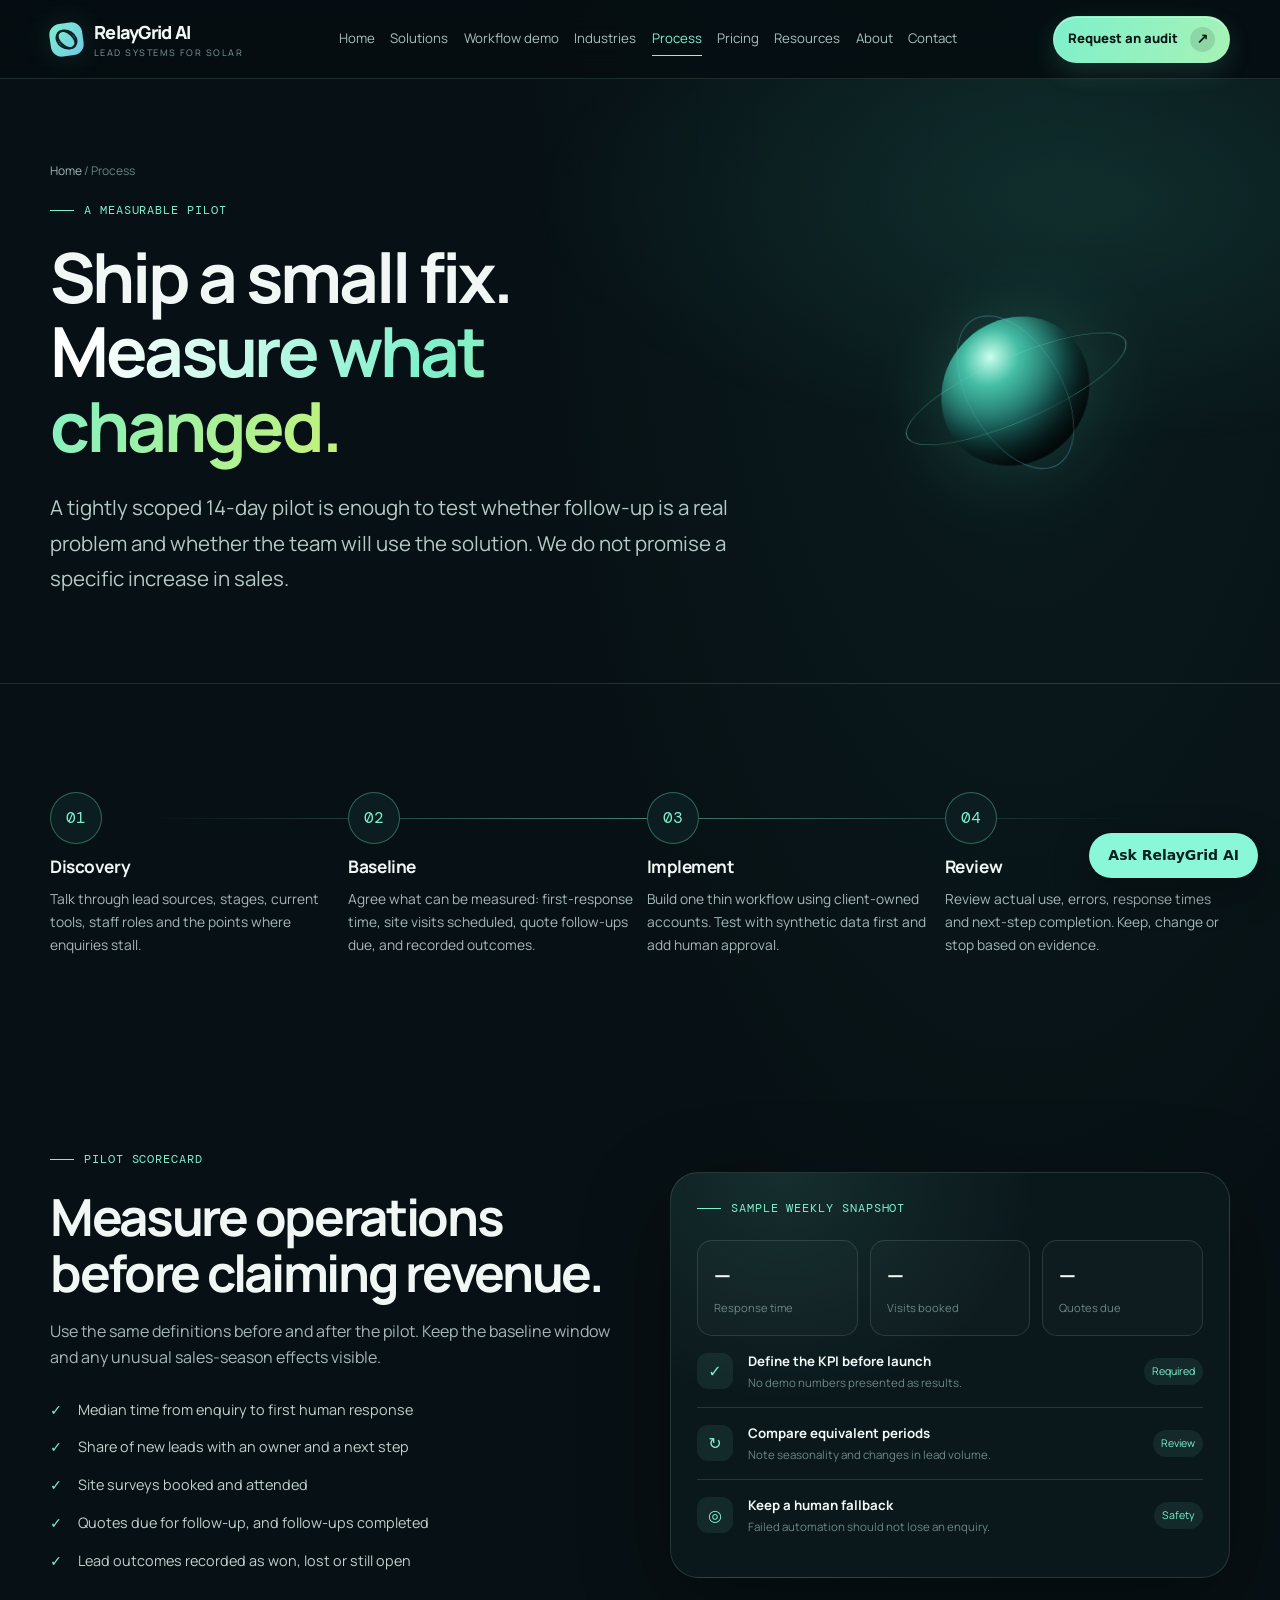
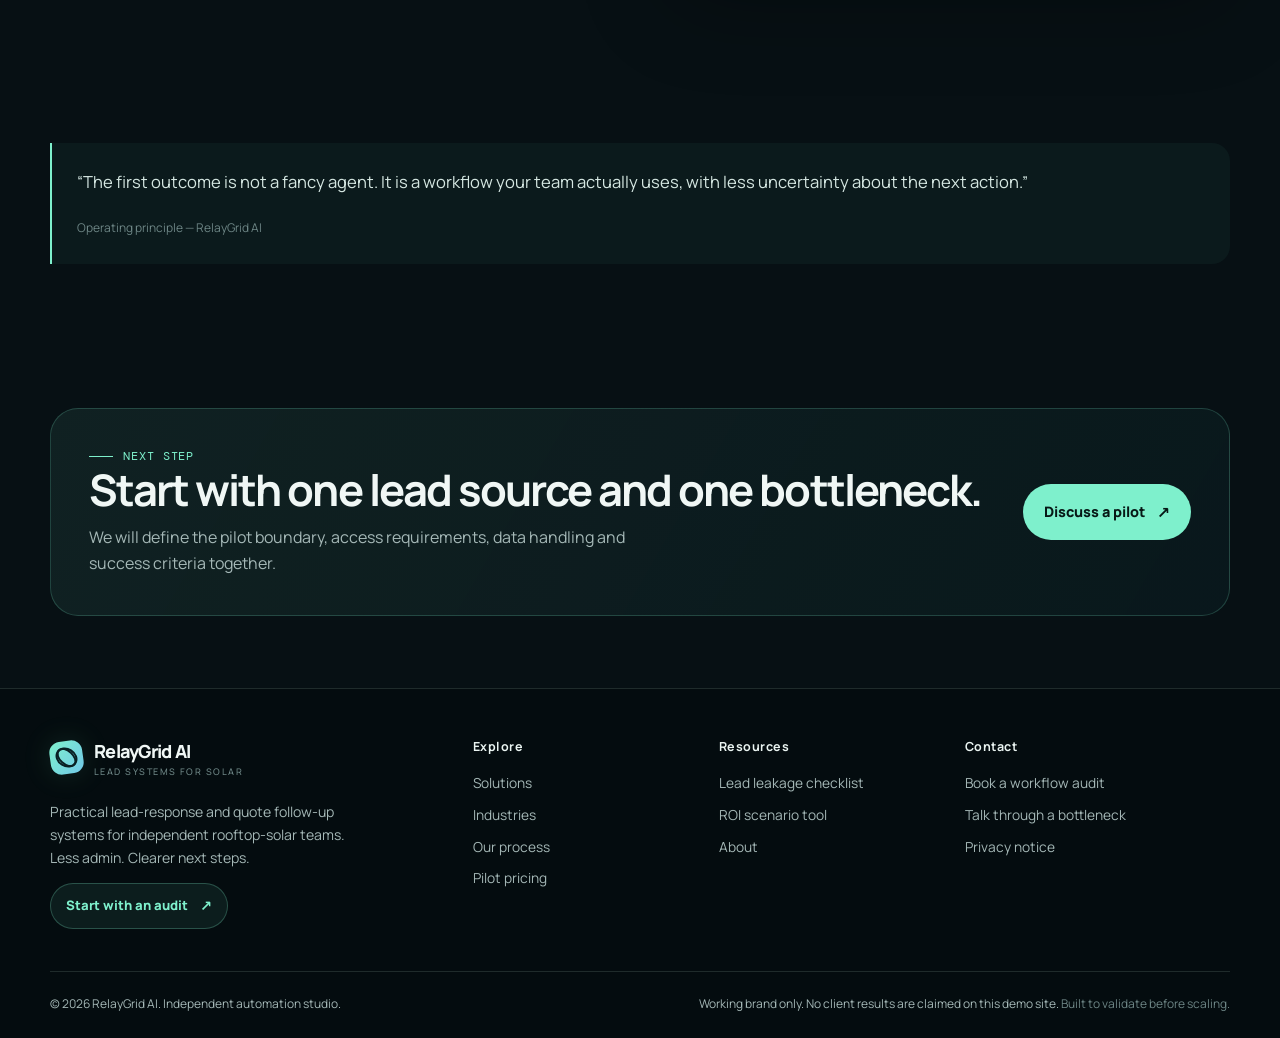
<file: public/process.html>
<!doctype html><html lang="en"><head><meta charset="utf-8"><meta name="viewport" content="width=device-width, initial-scale=1"><meta name="description" content="A measured workflow audit and pilot with baseline KPIs, human approvals and documented outcomes."><meta name="theme-color" content="#071014"><title>Process | RelayGrid AI</title><link rel="icon" type="image/svg+xml" href="assets/favicon.svg"><link rel="stylesheet" href="assets/css/styles.css"><style>.skip-link{position:absolute;left:-9999px;top:5px;background:var(--mint);color:#071816;padding:10px;z-index:100}.skip-link:focus{left:8px}</style></head><body><a class="skip-link" href="#main">Skip to content</a><div class="topbar"><div class="container nav"><a class="brand" href="index.html" aria-label="RelayGrid AI home"><span class="brand-mark" aria-hidden="true"></span><span><span data-brand>RelayGrid AI</span><small>Lead systems for solar</small></span></a><nav class="nav-links" aria-label="Main navigation"><a href="index.html">Home</a><a href="services.html">Solutions</a><a href="index.html#agent-workspace">Workflow demo</a><a href="industries.html">Industries</a><a href="process.html">Process</a><a href="pricing.html">Pricing</a><a href="resources.html">Resources</a><a href="about.html">About</a><a href="contact.html">Contact</a></nav><div class="nav-right"><a class="button button-sm" data-booking href="contact.html?topic=workflow%20audit">Request an audit <span class="arrow">↗</span></a><button class="menu-toggle" aria-label="Toggle navigation" aria-expanded="false">Menu ☰</button></div></div></div><main id="main"><section class="page-hero"><div class="container page-hero-inner"><div><p class="breadcrumb"><a href="index.html">Home</a> / Process</p><p class="eyebrow">A measurable pilot</p><h1>Ship a small fix. <span class="gradient-text">Measure what changed.</span></h1><p class="lead">A tightly scoped 14-day pilot is enough to test whether follow-up is a real problem and whether the team will use the solution. We do not promise a specific increase in sales.</p></div><div class="page-orb"><div class="page-orb-core"></div></div></div></section><section class="section"><div class="container"><div class="process-line"><div class="process-step reveal"><span class="circle">01</span><h3>Discovery</h3><p>Talk through lead sources, stages, current tools, staff roles and the points where enquiries stall.</p></div><div class="process-step reveal"><span class="circle">02</span><h3>Baseline</h3><p>Agree what can be measured: first-response time, site visits scheduled, quote follow-ups due, and recorded outcomes.</p></div><div class="process-step reveal"><span class="circle">03</span><h3>Implement</h3><p>Build one thin workflow using client-owned accounts. Test with synthetic data first and add human approval.</p></div><div class="process-step reveal"><span class="circle">04</span><h3>Review</h3><p>Review actual use, errors, response times and next-step completion. Keep, change or stop based on evidence.</p></div></div></div></section><section class="section-sm"><div class="container split"><div><p class="eyebrow">Pilot scorecard</p><h2>Measure operations before claiming revenue.</h2><p>Use the same definitions before and after the pilot. Keep the baseline window and any unusual sales-season effects visible.</p><ul class="check-list"><li>Median time from enquiry to first human response</li><li>Share of new leads with an owner and a next step</li><li>Site surveys booked and attended</li><li>Quotes due for follow-up, and follow-ups completed</li><li>Lead outcomes recorded as won, lost or still open</li></ul></div><div class="panel-illustration"><p class="eyebrow">Sample weekly snapshot</p><div class="stat-grid"><div class="stat"><strong>—</strong><small>Response time</small></div><div class="stat"><strong>—</strong><small>Visits booked</small></div><div class="stat"><strong>—</strong><small>Quotes due</small></div></div><div class="workflow-row"><span class="flow-icon">✓</span><span><b>Define the KPI before launch</b><small>No demo numbers presented as results.</small></span><span class="status">Required</span></div><div class="workflow-row"><span class="flow-icon">↻</span><span><b>Compare equivalent periods</b><small>Note seasonality and changes in lead volume.</small></span><span class="status">Review</span></div><div class="workflow-row"><span class="flow-icon">◎</span><span><b>Keep a human fallback</b><small>Failed automation should not lose an enquiry.</small></span><span class="status">Safety</span></div></div></div></section><section class="section-sm"><div class="container"><div class="quote-box"><p>“The first outcome is not a fancy agent. It is a workflow your team actually uses, with less uncertainty about the next action.”</p><small>Operating principle — RelayGrid AI</small></div></div></section><section class="section-sm"><div class="container"><div class="callout"><div><p class="eyebrow">Next step</p><h2>Start with one lead source and one bottleneck.</h2><p>We will define the pilot boundary, access requirements, data handling and success criteria together.</p></div><a class="button" href="contact.html?topic=14-day%20pilot">Discuss a pilot <span class="arrow">↗</span></a></div></div></section></main><footer class="footer"><div class="container"><div class="footer-top"><div><a class="brand" href="index.html"><span class="brand-mark" aria-hidden="true"></span><span><span data-brand>RelayGrid AI</span><small>Lead systems for solar</small></span></a><p class="footer-blurb">Practical lead-response and quote follow-up systems for independent rooftop-solar teams. Less admin. Clearer next steps.</p><a class="button button-ghost button-sm" href="contact.html?topic=workflow%20audit">Start with an audit <span class="arrow">↗</span></a></div><div class="footer-col"><h4>Explore</h4><a href="services.html">Solutions</a><a href="industries.html">Industries</a><a href="process.html">Our process</a><a href="pricing.html">Pilot pricing</a></div><div class="footer-col"><h4>Resources</h4><a href="resources.html">Lead leakage checklist</a><a href="resources.html#roi-calculator">ROI scenario tool</a><a href="about.html">About</a></div><div class="footer-col"><h4>Contact</h4><a href="contact.html">Book a workflow audit</a><a href="contact.html">Talk through a bottleneck</a><a href="privacy.html">Privacy notice</a></div></div><div class="footer-bottom"><p>© <span data-year>2026</span> <span data-brand>RelayGrid AI</span>. Independent automation studio.</p><p>Working brand only. No client results are claimed on this demo site. <span class="soft">Built to validate before scaling.</span></p></div></div></footer><script src="assets/js/config.js"></script><script src="assets/js/main.js" defer></script><script src="assets/js/chat-widget.js" defer></script></body></html>
</file>
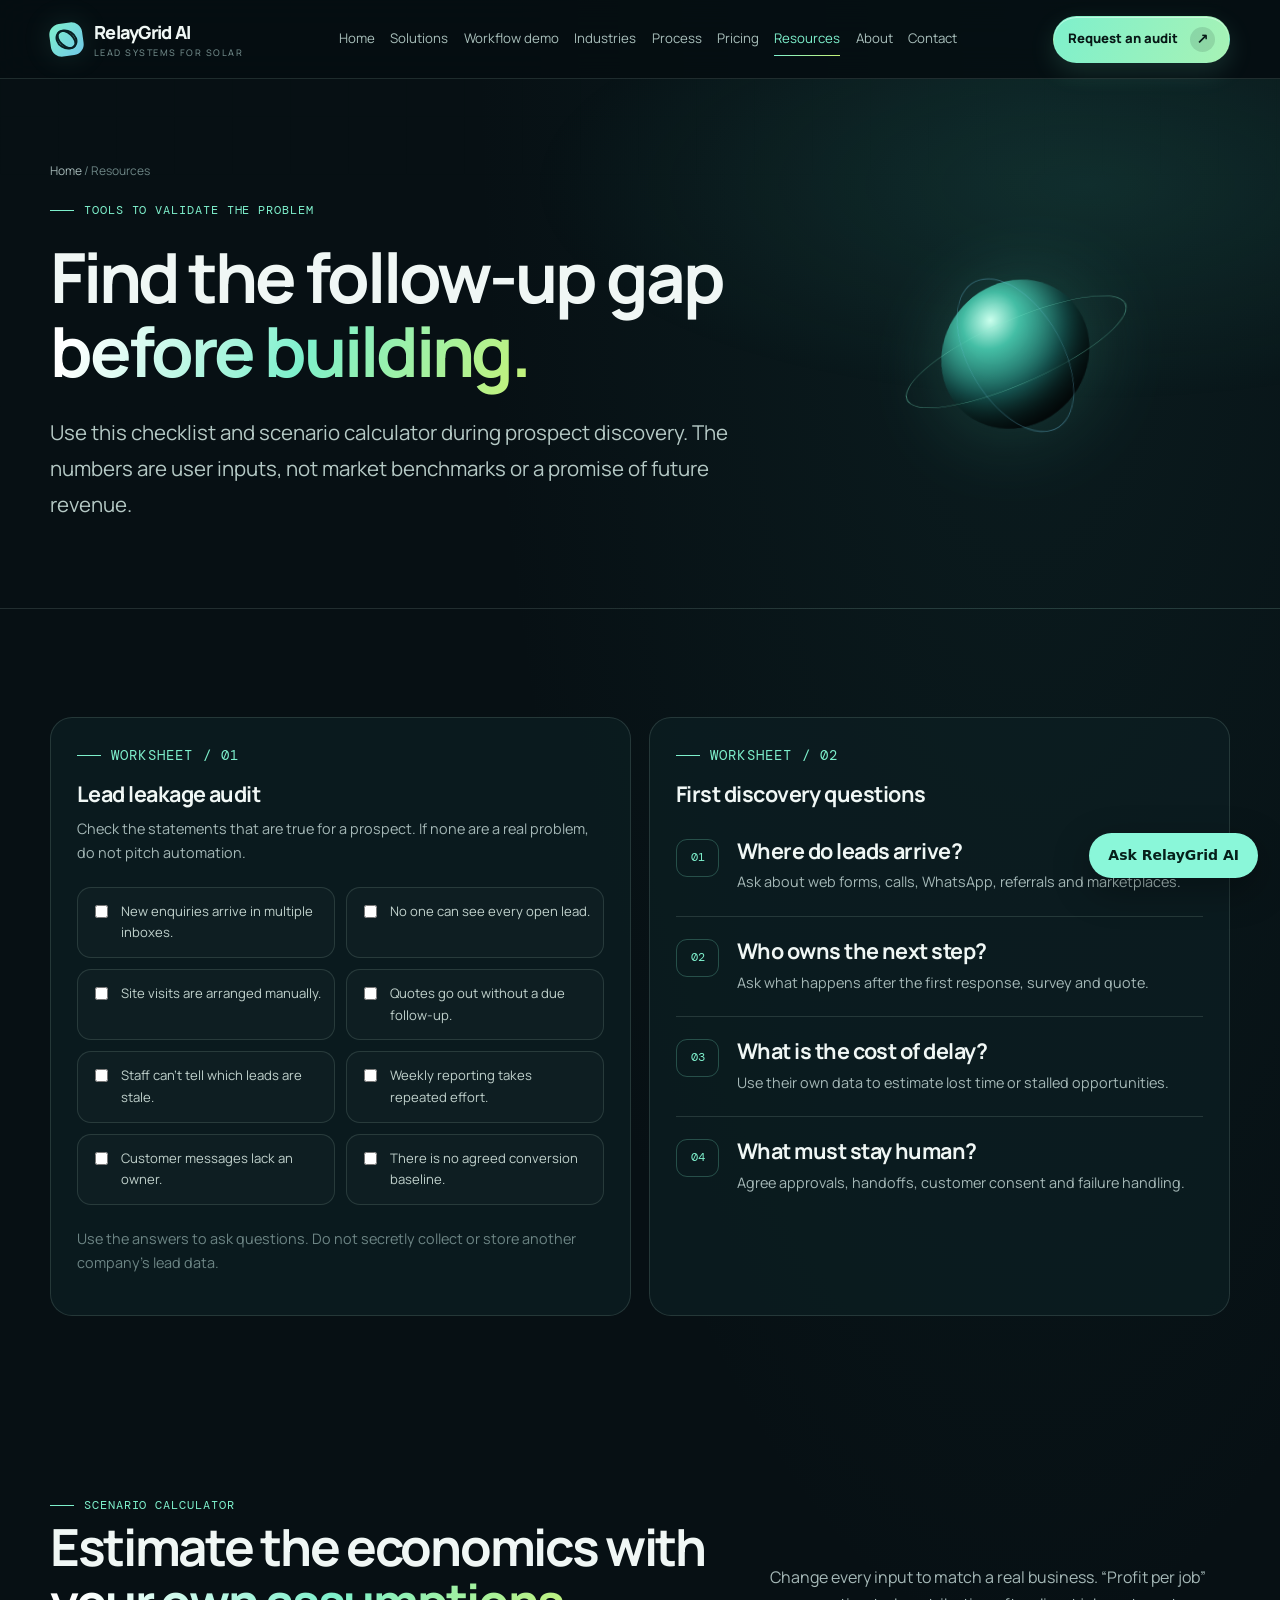
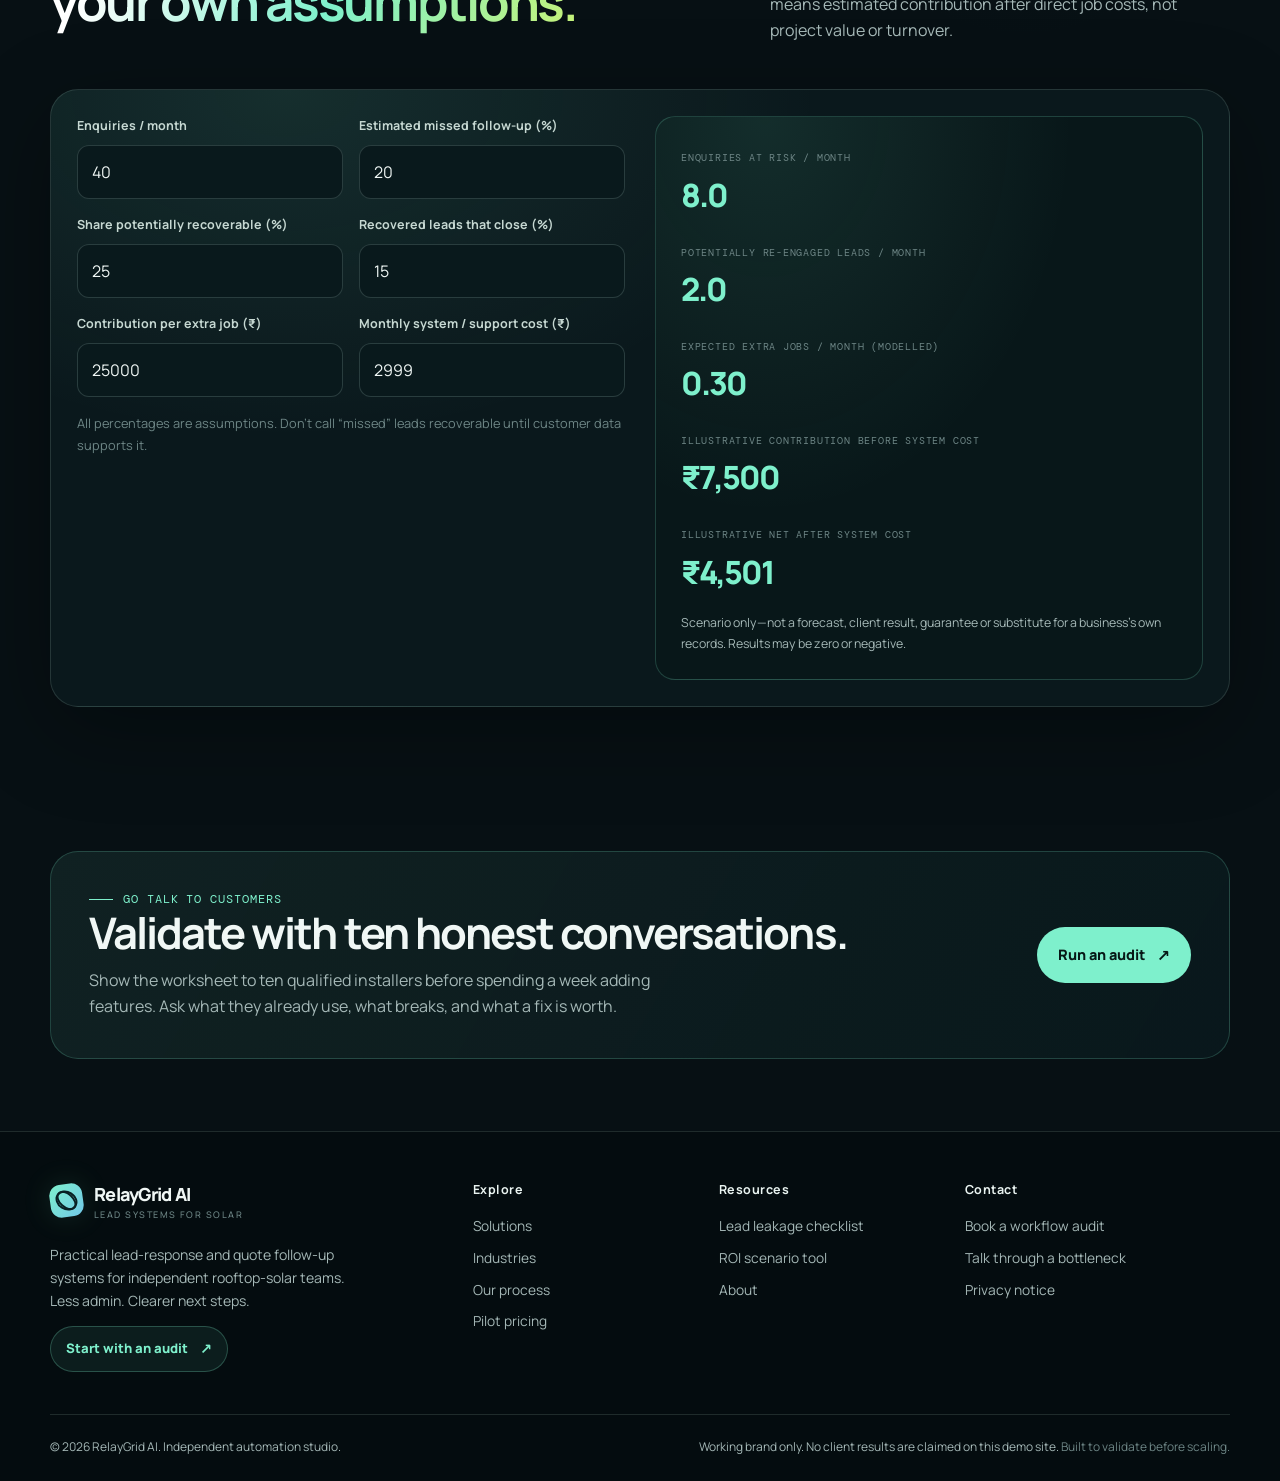
<file: public/resources.html>
<!doctype html><html lang="en"><head><meta charset="utf-8"><meta name="viewport" content="width=device-width, initial-scale=1"><meta name="description" content="Lead leakage audit checklist and an editable scenario calculator for solar install teams."><meta name="theme-color" content="#071014"><title>Resources | RelayGrid AI</title><link rel="icon" type="image/svg+xml" href="assets/favicon.svg"><link rel="stylesheet" href="assets/css/styles.css"><style>.skip-link{position:absolute;left:-9999px;top:5px;background:var(--mint);color:#071816;padding:10px;z-index:100}.skip-link:focus{left:8px}</style></head><body><a class="skip-link" href="#main">Skip to content</a><div class="topbar"><div class="container nav"><a class="brand" href="index.html" aria-label="RelayGrid AI home"><span class="brand-mark" aria-hidden="true"></span><span><span data-brand>RelayGrid AI</span><small>Lead systems for solar</small></span></a><nav class="nav-links" aria-label="Main navigation"><a href="index.html">Home</a><a href="services.html">Solutions</a><a href="index.html#agent-workspace">Workflow demo</a><a href="industries.html">Industries</a><a href="process.html">Process</a><a href="pricing.html">Pricing</a><a href="resources.html">Resources</a><a href="about.html">About</a><a href="contact.html">Contact</a></nav><div class="nav-right"><a class="button button-sm" data-booking href="contact.html?topic=workflow%20audit">Request an audit <span class="arrow">↗</span></a><button class="menu-toggle" aria-label="Toggle navigation" aria-expanded="false">Menu ☰</button></div></div></div><main id="main"><section class="page-hero"><div class="container page-hero-inner"><div><p class="breadcrumb"><a href="index.html">Home</a> / Resources</p><p class="eyebrow">Tools to validate the problem</p><h1>Find the follow-up gap <span class="gradient-text">before building.</span></h1><p class="lead">Use this checklist and scenario calculator during prospect discovery. The numbers are user inputs, not market benchmarks or a promise of future revenue.</p></div><div class="page-orb"><div class="page-orb-core"></div></div></div></section><section class="section"><div class="container"><div class="resource-grid"><article class="resource-card"><p class="eyebrow">Worksheet / 01</p><h3>Lead leakage audit</h3><p>Check the statements that are true for a prospect. If none are a real problem, do not pitch automation.</p><div class="audit-list"><label class="audit-item"><input type="checkbox"> New enquiries arrive in multiple inboxes.</label><label class="audit-item"><input type="checkbox"> No one can see every open lead.</label><label class="audit-item"><input type="checkbox"> Site visits are arranged manually.</label><label class="audit-item"><input type="checkbox"> Quotes go out without a due follow-up.</label><label class="audit-item"><input type="checkbox"> Staff can't tell which leads are stale.</label><label class="audit-item"><input type="checkbox"> Weekly reporting takes repeated effort.</label><label class="audit-item"><input type="checkbox"> Customer messages lack an owner.</label><label class="audit-item"><input type="checkbox"> There is no agreed conversion baseline.</label></div><p class="small soft">Use the answers to ask questions. Do not secretly collect or store another company's lead data.</p></article><article class="resource-card"><p class="eyebrow">Worksheet / 02</p><h3>First discovery questions</h3><div class="number-card"><span class="number-badge">01</span><div><h3>Where do leads arrive?</h3><p>Ask about web forms, calls, WhatsApp, referrals and marketplaces.</p></div></div><div class="number-card"><span class="number-badge">02</span><div><h3>Who owns the next step?</h3><p>Ask what happens after the first response, survey and quote.</p></div></div><div class="number-card"><span class="number-badge">03</span><div><h3>What is the cost of delay?</h3><p>Use their own data to estimate lost time or stalled opportunities.</p></div></div><div class="number-card"><span class="number-badge">04</span><div><h3>What must stay human?</h3><p>Agree approvals, handoffs, customer consent and failure handling.</p></div></div></article></div></div></section><section class="section-sm anchor-offset" id="roi-calculator"><div class="container"><div class="section-head"><div><p class="eyebrow">Scenario calculator</p><h2>Estimate the economics with <span class="gradient-text">your own assumptions.</span></h2></div><p>Change every input to match a real business. “Profit per job” means estimated contribution after direct job costs, not project value or turnover.</p></div><div class="panel-illustration calculator" id="roi-calculator-fields"><div><div class="calc-inputs"><div class="field"><label for="leads">Enquiries / month</label><input id="leads" name="leads" type="number" min="0" value="40"></div><div class="field"><label for="missed">Estimated missed follow-up (%)</label><input id="missed" name="missed" type="number" min="0" max="100" value="20"></div><div class="field"><label for="recoverable">Share potentially recoverable (%)</label><input id="recoverable" name="recoverable" type="number" min="0" max="100" value="25"></div><div class="field"><label for="closeRate">Recovered leads that close (%)</label><input id="closeRate" name="closeRate" type="number" min="0" max="100" value="15"></div><div class="field"><label for="profit">Contribution per extra job (₹)</label><input id="profit" name="profit" type="number" min="0" value="25000"></div><div class="field"><label for="monthlyCost">Monthly system / support cost (₹)</label><input id="monthlyCost" name="monthlyCost" type="number" min="0" value="2999"></div></div><p class="small soft" style="margin-top:16px">All percentages are assumptions. Don't call “missed” leads recoverable until customer data supports it.</p></div><div class="calc-result"><div><span class="mini-label">Enquiries at risk / month</span><div id="calc-risk" class="big">8.0</div></div><div><span class="mini-label">Potentially re-engaged leads / month</span><div id="calc-recovered" class="big">2.0</div></div><div><span class="mini-label">Expected extra jobs / month (modelled)</span><div id="calc-jobs" class="big">0.30</div></div><div><span class="mini-label">Illustrative contribution before system cost</span><div id="calc-contribution" class="big">₹7,500</div></div><div><span class="mini-label">Illustrative net after system cost</span><div id="calc-net" class="big">₹4,501</div></div><p>Scenario only—not a forecast, client result, guarantee or substitute for a business's own records. Results may be zero or negative.</p></div></div></div></section><section class="section-sm"><div class="container"><div class="callout"><div><p class="eyebrow">Go talk to customers</p><h2>Validate with ten honest conversations.</h2><p>Show the worksheet to ten qualified installers before spending a week adding features. Ask what they already use, what breaks, and what a fix is worth.</p></div><a class="button" href="contact.html?topic=workflow%20audit">Run an audit <span class="arrow">↗</span></a></div></div></section></main><footer class="footer"><div class="container"><div class="footer-top"><div><a class="brand" href="index.html"><span class="brand-mark" aria-hidden="true"></span><span><span data-brand>RelayGrid AI</span><small>Lead systems for solar</small></span></a><p class="footer-blurb">Practical lead-response and quote follow-up systems for independent rooftop-solar teams. Less admin. Clearer next steps.</p><a class="button button-ghost button-sm" href="contact.html?topic=workflow%20audit">Start with an audit <span class="arrow">↗</span></a></div><div class="footer-col"><h4>Explore</h4><a href="services.html">Solutions</a><a href="industries.html">Industries</a><a href="process.html">Our process</a><a href="pricing.html">Pilot pricing</a></div><div class="footer-col"><h4>Resources</h4><a href="resources.html">Lead leakage checklist</a><a href="resources.html#roi-calculator">ROI scenario tool</a><a href="about.html">About</a></div><div class="footer-col"><h4>Contact</h4><a href="contact.html">Book a workflow audit</a><a href="contact.html">Talk through a bottleneck</a><a href="privacy.html">Privacy notice</a></div></div><div class="footer-bottom"><p>© <span data-year>2026</span> <span data-brand>RelayGrid AI</span>. Independent automation studio.</p><p>Working brand only. No client results are claimed on this demo site. <span class="soft">Built to validate before scaling.</span></p></div></div></footer><script src="assets/js/config.js"></script><script src="assets/js/main.js" defer></script><script src="assets/js/chat-widget.js" defer></script></body></html>
</file>
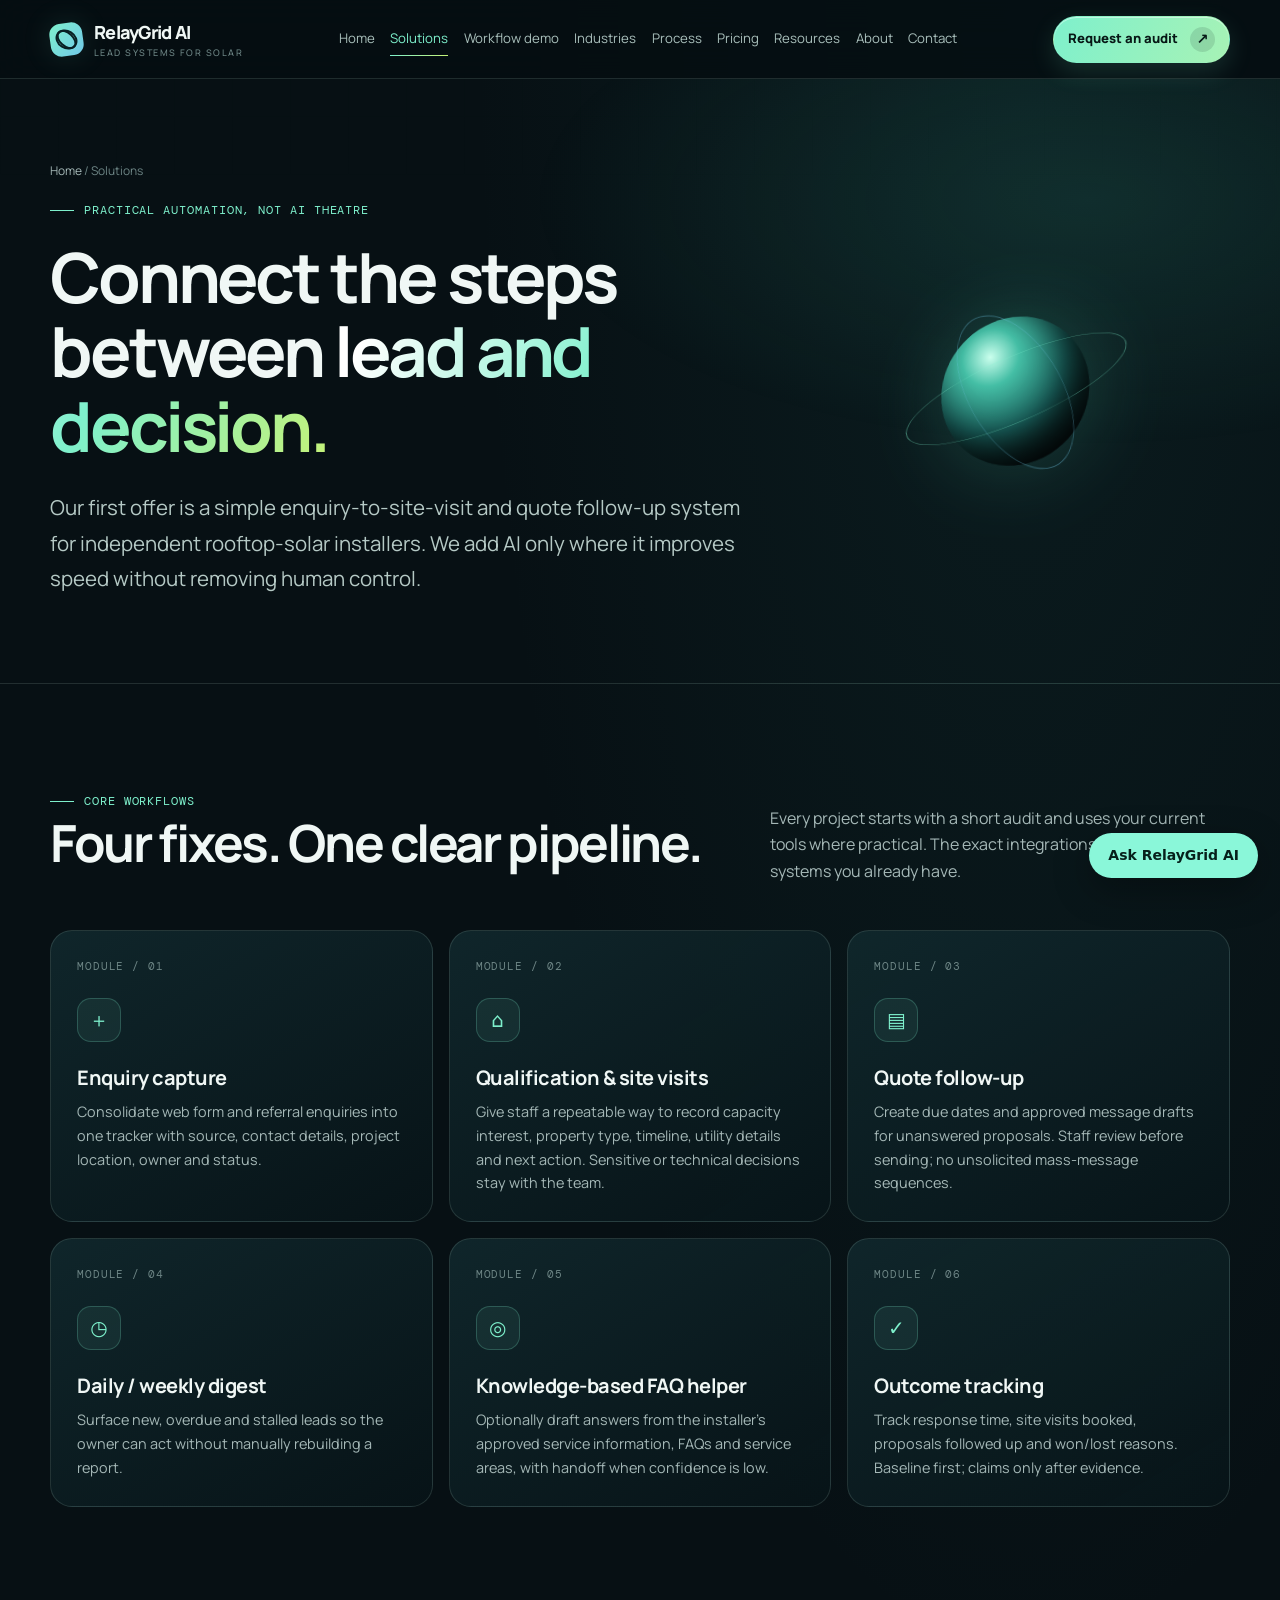
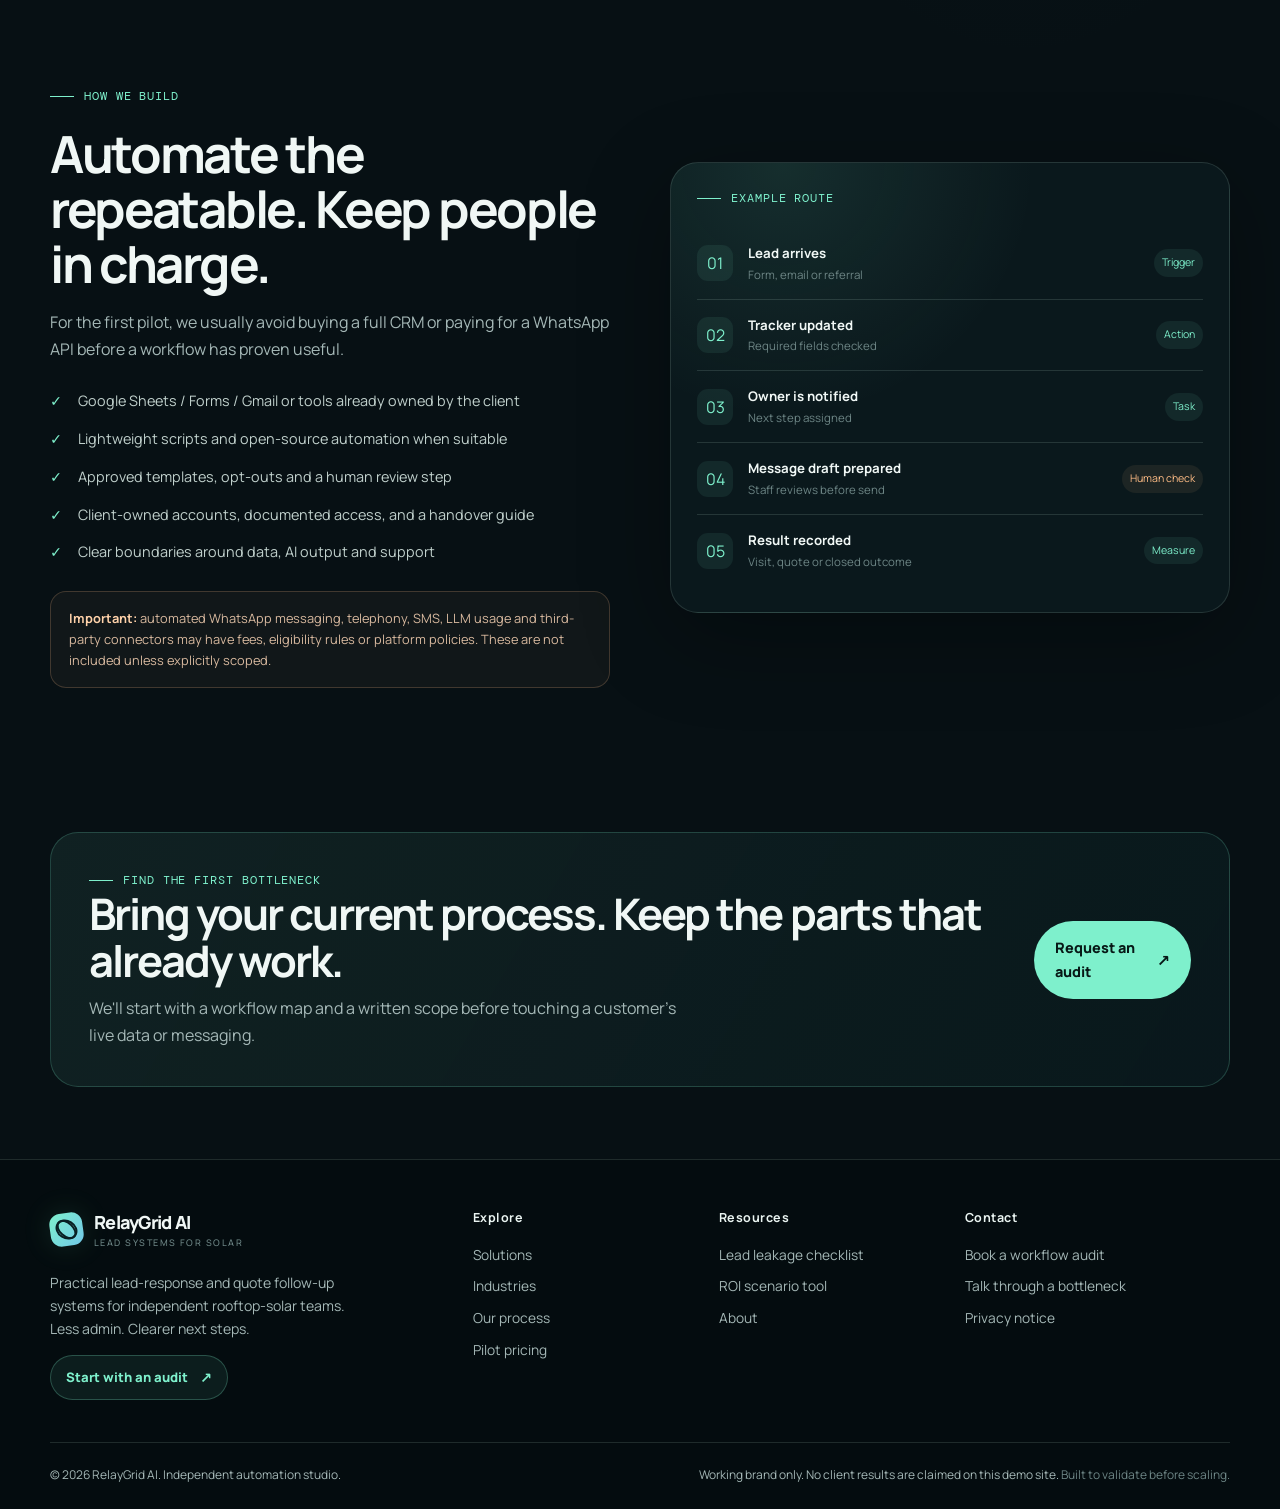
<file: public/services.html>
<!doctype html><html lang="en"><head><meta charset="utf-8"><meta name="viewport" content="width=device-width, initial-scale=1"><meta name="description" content="Lead capture, qualification, site-visit tracking, quote follow-up and weekly pipeline summaries for independent rooftop solar installers."><meta name="theme-color" content="#071014"><title>Solutions | RelayGrid AI</title><link rel="icon" type="image/svg+xml" href="assets/favicon.svg"><link rel="stylesheet" href="assets/css/styles.css"><style>.skip-link{position:absolute;left:-9999px;top:5px;background:var(--mint);color:#071816;padding:10px;z-index:100}.skip-link:focus{left:8px}</style></head><body><a class="skip-link" href="#main">Skip to content</a><div class="topbar"><div class="container nav"><a class="brand" href="index.html" aria-label="RelayGrid AI home"><span class="brand-mark" aria-hidden="true"></span><span><span data-brand>RelayGrid AI</span><small>Lead systems for solar</small></span></a><nav class="nav-links" aria-label="Main navigation"><a href="index.html">Home</a><a href="services.html">Solutions</a><a href="index.html#agent-workspace">Workflow demo</a><a href="industries.html">Industries</a><a href="process.html">Process</a><a href="pricing.html">Pricing</a><a href="resources.html">Resources</a><a href="about.html">About</a><a href="contact.html">Contact</a></nav><div class="nav-right"><a class="button button-sm" data-booking href="contact.html?topic=workflow%20audit">Request an audit <span class="arrow">↗</span></a><button class="menu-toggle" aria-label="Toggle navigation" aria-expanded="false">Menu ☰</button></div></div></div><main id="main"><section class="page-hero"><div class="container page-hero-inner"><div><p class="breadcrumb"><a href="index.html">Home</a> / Solutions</p><p class="eyebrow">Practical automation, not AI theatre</p><h1>Connect the steps between <span class="gradient-text">lead and decision.</span></h1><p class="lead">Our first offer is a simple enquiry-to-site-visit and quote follow-up system for independent rooftop-solar installers. We add AI only where it improves speed without removing human control.</p></div><div class="page-orb"><div class="page-orb-core"></div></div></div></section><section class="section"><div class="container"><div class="section-head reveal"><div><p class="eyebrow">Core workflows</p><h2>Four fixes. One clear pipeline.</h2></div><p>Every project starts with a short audit and uses your current tools where practical. The exact integrations depend on the systems you already have.</p></div><div class="card-grid"><article class="card reveal"><span class="step-num">MODULE / 01</span><span class="card-icon">＋</span><h3>Enquiry capture</h3><p>Consolidate web form and referral enquiries into one tracker with source, contact details, project location, owner and status.</p></article><article class="card reveal"><span class="step-num">MODULE / 02</span><span class="card-icon">⌂</span><h3>Qualification & site visits</h3><p>Give staff a repeatable way to record capacity interest, property type, timeline, utility details and next action. Sensitive or technical decisions stay with the team.</p></article><article class="card reveal"><span class="step-num">MODULE / 03</span><span class="card-icon">▤</span><h3>Quote follow-up</h3><p>Create due dates and approved message drafts for unanswered proposals. Staff review before sending; no unsolicited mass-message sequences.</p></article><article class="card reveal"><span class="step-num">MODULE / 04</span><span class="card-icon">◷</span><h3>Daily / weekly digest</h3><p>Surface new, overdue and stalled leads so the owner can act without manually rebuilding a report.</p></article><article class="card reveal"><span class="step-num">MODULE / 05</span><span class="card-icon">◎</span><h3>Knowledge-based FAQ helper</h3><p>Optionally draft answers from the installer's approved service information, FAQs and service areas, with handoff when confidence is low.</p></article><article class="card reveal"><span class="step-num">MODULE / 06</span><span class="card-icon">✓</span><h3>Outcome tracking</h3><p>Track response time, site visits booked, proposals followed up and won/lost reasons. Baseline first; claims only after evidence.</p></article></div></div></section><section class="section-sm"><div class="container split"><div class="reveal"><p class="eyebrow">How we build</p><h2>Automate the repeatable. Keep people in charge.</h2><p>For the first pilot, we usually avoid buying a full CRM or paying for a WhatsApp API before a workflow has proven useful.</p><ul class="check-list"><li>Google Sheets / Forms / Gmail or tools already owned by the client</li><li>Lightweight scripts and open-source automation when suitable</li><li>Approved templates, opt-outs and a human review step</li><li>Client-owned accounts, documented access, and a handover guide</li><li>Clear boundaries around data, AI output and support</li></ul><div class="note"><strong>Important:</strong> automated WhatsApp messaging, telephony, SMS, LLM usage and third-party connectors may have fees, eligibility rules or platform policies. These are not included unless explicitly scoped.</div></div><div class="panel-illustration reveal"><p class="eyebrow">Example route</p><div class="workflow-row"><span class="flow-icon">01</span><span><b>Lead arrives</b><small>Form, email or referral</small></span><span class="status">Trigger</span></div><div class="workflow-row"><span class="flow-icon">02</span><span><b>Tracker updated</b><small>Required fields checked</small></span><span class="status">Action</span></div><div class="workflow-row"><span class="flow-icon">03</span><span><b>Owner is notified</b><small>Next step assigned</small></span><span class="status">Task</span></div><div class="workflow-row"><span class="flow-icon">04</span><span><b>Message draft prepared</b><small>Staff reviews before send</small></span><span class="status pending">Human check</span></div><div class="workflow-row"><span class="flow-icon">05</span><span><b>Result recorded</b><small>Visit, quote or closed outcome</small></span><span class="status">Measure</span></div></div></div></section><section class="section-sm"><div class="container"><div class="callout"><div><p class="eyebrow">Find the first bottleneck</p><h2>Bring your current process. Keep the parts that already work.</h2><p>We'll start with a workflow map and a written scope before touching a customer's live data or messaging.</p></div><a class="button" href="contact.html?topic=workflow%20audit">Request an audit <span class="arrow">↗</span></a></div></div></section></main><footer class="footer"><div class="container"><div class="footer-top"><div><a class="brand" href="index.html"><span class="brand-mark" aria-hidden="true"></span><span><span data-brand>RelayGrid AI</span><small>Lead systems for solar</small></span></a><p class="footer-blurb">Practical lead-response and quote follow-up systems for independent rooftop-solar teams. Less admin. Clearer next steps.</p><a class="button button-ghost button-sm" href="contact.html?topic=workflow%20audit">Start with an audit <span class="arrow">↗</span></a></div><div class="footer-col"><h4>Explore</h4><a href="services.html">Solutions</a><a href="industries.html">Industries</a><a href="process.html">Our process</a><a href="pricing.html">Pilot pricing</a></div><div class="footer-col"><h4>Resources</h4><a href="resources.html">Lead leakage checklist</a><a href="resources.html#roi-calculator">ROI scenario tool</a><a href="about.html">About</a></div><div class="footer-col"><h4>Contact</h4><a href="contact.html">Book a workflow audit</a><a href="contact.html">Talk through a bottleneck</a><a href="privacy.html">Privacy notice</a></div></div><div class="footer-bottom"><p>© <span data-year>2026</span> <span data-brand>RelayGrid AI</span>. Independent automation studio.</p><p>Working brand only. No client results are claimed on this demo site. <span class="soft">Built to validate before scaling.</span></p></div></div></footer><script src="assets/js/config.js"></script><script src="assets/js/main.js" defer></script><script src="assets/js/chat-widget.js" defer></script></body></html>
</file>
<file: public/assets/css/styles.css>
@import url('https://fonts.googleapis.com/css2?family=DM+Mono:wght@400;500&family=Manrope:wght@400;500;600;700;800&display=swap');
:root{--bg:#071014;--bg2:#0a171b;--panel:#102127;--panel2:#122b30;--ink:#f0f7f5;--muted:#a5b8b7;--muted2:#6d8585;--line:rgba(194,230,220,.14);--mint:#7ef0cc;--lime:#c6f277;--orange:#ffbd86;--cyan:#71c8e8;--radius:22px;--shadow:0 24px 90px rgba(0,0,0,.32);--max:1180px}
*{box-sizing:border-box}html{scroll-behavior:smooth;scroll-padding-top:90px}body{margin:0;background:radial-gradient(ellipse at 80% 0%,rgba(35,105,100,.15),transparent 38%),var(--bg);color:var(--ink);font-family:Manrope,system-ui,-apple-system,BlinkMacSystemFont,'Segoe UI',sans-serif;line-height:1.65;-webkit-font-smoothing:antialiased}body::before{content:"";position:fixed;inset:0;pointer-events:none;opacity:.12;z-index:-1;background-image:linear-gradient(rgba(126,240,204,.04) 1px,transparent 1px),linear-gradient(90deg,rgba(126,240,204,.04) 1px,transparent 1px);background-size:58px 58px;mask-image:linear-gradient(to bottom,black,transparent 78%)}a{color:inherit;text-decoration:none}img,canvas{max-width:100%}button,input,textarea,select{font:inherit}.container{width:min(var(--max),calc(100% - 44px));margin-inline:auto}.mono,.eyebrow,.nav-tag,.metric-label,.step-num,.mini-label{font-family:'DM Mono',monospace;letter-spacing:.08em;text-transform:uppercase}.eyebrow{font-size:.72rem;color:var(--mint);display:flex;align-items:center;gap:10px;margin:0 0 20px}.eyebrow:before{content:"";display:inline-block;width:24px;height:1px;background:currentColor}.muted{color:var(--muted)}.soft{color:var(--muted2)}h1,h2,h3,h4,p{margin-top:0}h1,h2,h3{line-height:1.08;letter-spacing:-.045em}h1{font-size:clamp(2.8rem,6.2vw,5.9rem);font-weight:700;max-width:850px;margin-bottom:26px}h2{font-size:clamp(2.1rem,4vw,3.7rem);font-weight:700;margin-bottom:18px}h3{font-size:1.25rem;letter-spacing:-.025em;margin-bottom:12px}p{color:var(--muted);font-size:1rem}.lead{max-width:700px;font-size:clamp(1.08rem,1.7vw,1.28rem);line-height:1.75;color:#b5c9c5}.gradient-text{background:linear-gradient(115deg,#fff 8%,var(--mint) 53%,var(--lime));-webkit-background-clip:text;background-clip:text;color:transparent}.section{padding:108px 0}.section-sm{padding:72px 0}.section-head{display:flex;align-items:end;justify-content:space-between;gap:30px;margin-bottom:42px}.section-head>div{max-width:700px}.section-head p{max-width:460px;margin-bottom:4px}.pill{display:inline-flex;align-items:center;gap:8px;border:1px solid var(--line);border-radius:999px;padding:8px 13px;color:#bfd0cc;font-size:.78rem;background:rgba(255,255,255,.025)}.dot{width:7px;height:7px;border-radius:50%;background:var(--mint);box-shadow:0 0 14px rgba(126,240,204,.6)}.button{display:inline-flex;align-items:center;justify-content:center;gap:12px;border-radius:999px;padding:14px 20px;border:1px solid transparent;background:var(--mint);color:#071816;font-weight:800;font-size:.9rem;transition:transform .2s ease,box-shadow .2s ease,background .2s ease;cursor:pointer}.button:hover{transform:translateY(-2px);box-shadow:0 12px 32px rgba(126,240,204,.13);background:#a6f9df}.button-secondary{background:transparent;border-color:var(--line);color:var(--ink)}.button-secondary:hover{background:rgba(255,255,255,.055);box-shadow:none}.button-ghost{background:rgba(126,240,204,.08);border-color:rgba(126,240,204,.25);color:var(--mint)}.button-sm{padding:10px 15px;font-size:.82rem}.arrow{font-size:1.1em}.topbar{border-bottom:1px solid var(--line);background:rgba(5,14,17,.84);backdrop-filter:blur(16px);position:sticky;top:0;z-index:50}.nav{height:78px;display:flex;align-items:center;justify-content:space-between;gap:24px}.brand{display:inline-flex;align-items:center;gap:11px;font-weight:800;letter-spacing:-.04em;font-size:1.13rem;white-space:nowrap}.brand-mark{height:33px;width:33px;border-radius:11px;background:linear-gradient(135deg,var(--mint),var(--cyan));position:relative;box-shadow:0 0 30px rgba(126,240,204,.13);transform:rotate(-8deg)}.brand-mark:before,.brand-mark:after{content:"";position:absolute;border:2px solid #092024;border-radius:50%;inset:7px 5px;transform:rotate(40deg)}.brand-mark:after{inset:5px 9px;transform:rotate(-40deg)}.brand small{display:block;color:var(--muted2);font-weight:500;font-size:.57rem;letter-spacing:.16em;text-transform:uppercase;margin-top:-3px}.nav-links{display:flex;align-items:center;gap:23px}.nav-links a{font-size:.83rem;color:#a9bfbb;transition:color .2s}.nav-links a:hover,.nav-links a[aria-current=page]{color:var(--mint)}.nav-right{display:flex;align-items:center;gap:12px}.menu-toggle{display:none;background:none;border:1px solid var(--line);color:var(--ink);border-radius:12px;padding:9px 11px}.footer{border-top:1px solid var(--line);padding:48px 0 24px;background:rgba(3,10,12,.55)}.footer-top{display:grid;grid-template-columns:1.3fr .7fr .7fr .9fr;gap:40px;padding-bottom:42px}.footer-blurb{max-width:320px;margin-top:18px;font-size:.88rem}.footer h4{font-size:.78rem;color:#eaf4f1;margin-bottom:15px;letter-spacing:.04em}.footer-col a{display:block;color:var(--muted);font-size:.86rem;margin:9px 0}.footer-col a:hover{color:var(--mint)}.footer-note{font-size:.75rem;color:var(--muted2)}.footer-bottom{display:flex;justify-content:space-between;gap:24px;border-top:1px solid var(--line);padding-top:22px}.footer-bottom p{font-size:.75rem;margin:0}.hero{padding:84px 0 76px;position:relative;overflow:hidden}.hero-grid{display:grid;grid-template-columns:1.02fr .98fr;align-items:center;gap:44px}.hero-copy{position:relative;z-index:2}.hero h1{max-width:730px}.hero-copy .lead{max-width:590px}.hero-actions{display:flex;flex-wrap:wrap;gap:12px;margin:30px 0 26px}.hero-footnote{display:flex;flex-wrap:wrap;gap:18px;font-size:.78rem;color:#829a97}.hero-footnote span{display:inline-flex;align-items:center;gap:7px}.hero-footnote b{color:var(--mint);font-weight:500}.hero-visual{min-height:520px;position:relative;display:grid;place-items:center;isolation:isolate}.orbital-panel{position:relative;width:min(100%,510px);aspect-ratio:1.02;border:1px solid rgba(126,240,204,.18);border-radius:34px;background:radial-gradient(ellipse at 50% 44%,rgba(32,111,103,.27),transparent 45%),linear-gradient(145deg,rgba(19,42,46,.8),rgba(8,20,25,.8));box-shadow:var(--shadow);overflow:hidden;transform:perspective(1000px) rotateY(-5deg) rotateX(2deg)}.orbital-panel:before{content:"";position:absolute;inset:0;background-image:linear-gradient(rgba(126,240,204,.05) 1px,transparent 1px),linear-gradient(90deg,rgba(126,240,204,.05) 1px,transparent 1px);background-size:32px 32px;mask-image:radial-gradient(ellipse,black,transparent 80%)}#hero-canvas{position:absolute;inset:0;width:100%;height:100%;z-index:1}.orb-fallback{position:absolute;width:210px;height:210px;top:50%;left:50%;transform:translate(-50%,-52%);border-radius:50%;background:radial-gradient(circle at 35% 26%,#c4fff0 0%,#45c6b2 15%,#1e736e 41%,#0b292f 67%,#061115 82%);box-shadow:inset -22px -28px 35px rgba(0,0,0,.6),0 0 95px rgba(73,222,185,.23);z-index:0}.orb-fallback:before,.orb-fallback:after{content:"";position:absolute;inset:-25px -45px;border:1px solid rgba(126,240,204,.45);border-radius:50%;transform:rotate(-24deg) scaleY(.36);animation:ring 20s linear infinite}.orb-fallback:after{inset:-48px -16px;border-color:rgba(113,200,232,.35);transform:rotate(56deg) scaleY(.42);animation-duration:27s}.scene-label{position:absolute;z-index:2;background:rgba(7,18,21,.85);border:1px solid rgba(126,240,204,.2);padding:12px 14px;border-radius:14px;box-shadow:0 18px 50px rgba(0,0,0,.25);backdrop-filter:blur(10px)}.scene-label .mini-label{font-size:.59rem;color:var(--mint);display:block;margin-bottom:4px}.scene-label strong{font-size:.83rem;display:block;font-weight:700}.scene-label small{display:block;font-size:.69rem;color:var(--muted);margin-top:2px}.scene-label.one{top:16%;left:6%}.scene-label.two{bottom:18%;right:5%}.scene-label.three{bottom:7%;left:13%}.scene-top{position:absolute;top:18px;left:20px;right:20px;display:flex;justify-content:space-between;align-items:center;z-index:3;color:#8aa7a1;font-size:.65rem;font-family:'DM Mono',monospace;text-transform:uppercase;letter-spacing:.08em}.scene-status{display:flex;align-items:center;gap:6px}.scene-status:before{content:"";width:6px;height:6px;border-radius:50%;background:var(--mint);box-shadow:0 0 10px var(--mint)}.float-chip{position:absolute;z-index:4;right:-7px;top:13%;display:flex;align-items:center;gap:10px;padding:13px 16px;border:1px solid var(--line);border-radius:16px;background:#102429;box-shadow:var(--shadow);animation:float 6s ease-in-out infinite}.float-chip .chip-icon{display:grid;place-items:center;width:30px;height:30px;border-radius:10px;background:rgba(126,240,204,.12);color:var(--mint)}.float-chip b{font-size:.78rem;display:block}.float-chip small{font-size:.66rem;color:var(--muted)}@keyframes float{0%,100%{transform:translateY(0)}50%{transform:translateY(-10px)}}@keyframes ring{to{rotate:360deg}}.trust-strip{border-top:1px solid var(--line);border-bottom:1px solid var(--line);padding:19px 0}.trust-inner{display:flex;align-items:center;justify-content:space-between;gap:22px;flex-wrap:wrap}.trust-inner p{font-size:.72rem;margin:0;font-family:'DM Mono',monospace;text-transform:uppercase;letter-spacing:.1em;color:#78918e}.trust-token{font-size:.79rem;color:#bfd0cd;display:flex;align-items:center;gap:9px}.trust-token .small-icon{color:var(--mint);font-size:1.1rem}.card-grid{display:grid;grid-template-columns:repeat(3,1fr);gap:16px}.card{padding:26px;border:1px solid var(--line);border-radius:var(--radius);background:linear-gradient(150deg,rgba(18,43,48,.8),rgba(8,21,25,.76));position:relative;overflow:hidden;transition:transform .25s,border-color .25s}.card:hover{transform:translateY(-4px);border-color:rgba(126,240,204,.3)}.card-icon{display:grid;place-items:center;width:44px;height:44px;border:1px solid rgba(126,240,204,.22);border-radius:14px;background:rgba(126,240,204,.07);color:var(--mint);margin-bottom:25px;font-size:1.25rem}.card p{font-size:.9rem;margin-bottom:0}.card .text-link{display:inline-flex;margin-top:19px;font-size:.84rem;color:var(--mint);font-weight:700;gap:8px}.card .step-num{font-size:.7rem;color:var(--muted2);display:block;margin-bottom:22px}.split{display:grid;grid-template-columns:1fr 1fr;align-items:center;gap:60px}.panel-illustration{border:1px solid var(--line);border-radius:28px;padding:26px;background:radial-gradient(ellipse at 20% 0%,rgba(126,240,204,.1),transparent 40%),#0a181c;box-shadow:var(--shadow)}.workflow-row{display:grid;grid-template-columns:36px 1fr auto;align-items:center;gap:15px;padding:15px 0;border-bottom:1px solid var(--line)}.workflow-row:last-child{border-bottom:0}.flow-icon{width:36px;height:36px;display:grid;place-items:center;border-radius:11px;background:rgba(126,240,204,.08);color:var(--mint)}.workflow-row b{display:block;font-size:.83rem}.workflow-row small{display:block;color:var(--muted2);font-size:.72rem}.status{font-size:.66rem;border-radius:100px;padding:5px 8px;color:var(--mint);background:rgba(126,240,204,.08);white-space:nowrap}.status.pending{color:var(--orange);background:rgba(255,189,134,.08)}.stat-grid{display:grid;grid-template-columns:repeat(3,1fr);gap:12px;margin-top:22px}.stat{padding:16px;border-radius:15px;border:1px solid var(--line);background:rgba(255,255,255,.02)}.stat strong{font-size:1.35rem;letter-spacing:-.05em;display:block}.stat small{font-size:.7rem;color:var(--muted2)}.callout{border:1px solid rgba(126,240,204,.2);background:linear-gradient(120deg,rgba(126,240,204,.08),rgba(19,56,59,.2));border-radius:28px;padding:38px;display:flex;align-items:center;justify-content:space-between;gap:30px}.callout h2{font-size:clamp(1.9rem,3.4vw,3.1rem);margin-bottom:11px}.callout p{max-width:590px;margin-bottom:0}.page-hero{padding:82px 0 65px;border-bottom:1px solid var(--line);position:relative;overflow:hidden;background:radial-gradient(ellipse at 85% 20%,rgba(41,123,107,.2),transparent 36%)}.page-hero-inner{display:grid;grid-template-columns:1fr .62fr;align-items:center;gap:50px}.page-hero h1{font-size:clamp(2.8rem,5.4vw,4.8rem)}.page-hero p{max-width:740px}.page-orb{min-height:255px;display:grid;place-items:center;position:relative;perspective:900px}.page-orb-core{width:155px;height:155px;border-radius:50%;position:relative;background:radial-gradient(circle at 32% 28%,#caffed,#44bea5 20%,#185d59 52%,#081719 78%);box-shadow:inset -20px -20px 35px rgba(0,0,0,.65),0 0 80px rgba(74,210,174,.22);transform:rotateY(-18deg) rotateX(16deg)}.page-orb-core:before,.page-orb-core:after{content:"";position:absolute;inset:-18px -44px;border:1px solid rgba(126,240,204,.45);border-radius:50%;transform:rotate(-24deg) scaleY(.36);animation:ring 22s linear infinite}.page-orb-core:after{inset:-30px -14px;border-color:rgba(113,200,232,.4);transform:rotate(55deg) scaleY(.44);animation-duration:26s}.breadcrumb{font-size:.75rem;color:var(--muted2);margin-bottom:20px}.breadcrumb a{color:var(--muted)}.two-col{display:grid;grid-template-columns:1fr 1fr;gap:20px}.number-card{display:flex;gap:18px;align-items:flex-start;padding:22px 0;border-bottom:1px solid var(--line)}.number-card:last-child{border:0}.number-badge{font-family:'DM Mono',monospace;color:var(--mint);border:1px solid rgba(126,240,204,.25);border-radius:11px;padding:8px 10px;font-size:.75rem;min-width:43px;text-align:center}.number-card h3{margin-bottom:8px}.number-card p{margin-bottom:0;font-size:.9rem}.check-list{list-style:none;padding:0;margin:20px 0}.check-list li{position:relative;padding:7px 0 7px 28px;color:#c0d0cc;font-size:.9rem}.check-list li:before{content:"✓";position:absolute;left:0;top:7px;color:var(--mint);font-weight:800}.quote-box{padding:25px;border-left:2px solid var(--mint);background:rgba(126,240,204,.045);border-radius:0 18px 18px 0}.quote-box p{font-size:1.04rem;color:#d5e7e2}.quote-box small{font-size:.75rem;color:var(--muted2)}.price-grid{display:grid;grid-template-columns:repeat(3,1fr);gap:16px;align-items:stretch}.price-card{position:relative;padding:28px;border:1px solid var(--line);border-radius:24px;background:linear-gradient(155deg,rgba(17,41,46,.8),rgba(7,18,22,.94));display:flex;flex-direction:column}.price-card.featured{border-color:rgba(126,240,204,.45);box-shadow:0 0 0 1px rgba(126,240,204,.08),var(--shadow);background:linear-gradient(155deg,rgba(26,66,65,.75),rgba(7,18,22,.96))}.price-card .tag{font-size:.65rem;letter-spacing:.1em;color:var(--mint);font-family:'DM Mono',monospace;text-transform:uppercase;margin-bottom:18px}.price-card h3{font-size:1.35rem}.price{font-size:2.35rem;letter-spacing:-.07em;font-weight:800;margin:13px 0 5px}.price small{font-size:.77rem;letter-spacing:0;color:var(--muted);font-weight:500}.price-note{font-size:.77rem;color:var(--muted2);min-height:40px}.price-card .check-list{margin-top:20px;flex:1}.price-card .check-list li{font-size:.83rem}.disclaimer{font-size:.75rem;color:var(--muted2);border-top:1px solid var(--line);padding-top:18px;margin-top:24px}.faq{border-top:1px solid var(--line)}.faq-item{border-bottom:1px solid var(--line)}.faq-q{width:100%;text-align:left;background:transparent;border:0;color:var(--ink);padding:22px 0;display:flex;justify-content:space-between;align-items:center;gap:20px;cursor:pointer;font-weight:700}.faq-q .plus{color:var(--mint);font-size:1.35rem;transition:transform .2s}.faq-a{display:none;padding:0 40px 22px 0}.faq-a p{font-size:.9rem;margin-bottom:0;max-width:800px}.faq-item.open .faq-a{display:block}.faq-item.open .plus{transform:rotate(45deg)}.form-layout{display:grid;grid-template-columns:.72fr 1.28fr;gap:52px;align-items:start}.contact-aside{position:sticky;top:108px}.contact-method{display:flex;align-items:flex-start;gap:12px;padding:16px 0;border-bottom:1px solid var(--line)}.contact-method .card-icon{margin:0;flex:0 0 40px;width:40px;height:40px}.contact-method b{display:block;font-size:.85rem}.contact-method small{display:block;color:var(--muted);font-size:.77rem;margin-top:3px}.form-card{border:1px solid var(--line);border-radius:25px;background:linear-gradient(155deg,rgba(17,41,46,.72),rgba(7,18,22,.93));padding:30px}.form-grid{display:grid;grid-template-columns:1fr 1fr;gap:18px}.field{display:flex;flex-direction:column;gap:8px}.field.full{grid-column:1/-1}.field label{font-size:.78rem;font-weight:700;color:#c6d8d2}.field input,.field textarea,.field select{width:100%;background:#09191c;border:1px solid rgba(190,223,214,.18);border-radius:12px;padding:13px 14px;color:var(--ink);outline:none;transition:border .2s}.field input:focus,.field textarea:focus,.field select:focus{border-color:rgba(126,240,204,.6)}.field textarea{min-height:130px;resize:vertical}.field input::placeholder,.field textarea::placeholder{color:#5f7774}.field select{appearance:auto}.form-note{font-size:.72rem;color:var(--muted2);margin:14px 0 20px}.form-status{font-size:.82rem;color:var(--mint);margin-top:13px;min-height:20px}.resource-grid{display:grid;grid-template-columns:1fr 1fr;gap:18px}.resource-card{border:1px solid var(--line);border-radius:22px;padding:26px;background:rgba(12,30,34,.78)}.resource-card .eyebrow{margin-bottom:14px}.resource-card h3{font-size:1.35rem}.resource-card p{font-size:.9rem}.audit-list{display:grid;grid-template-columns:1fr 1fr;gap:11px;margin:22px 0}.audit-item{display:flex;gap:10px;align-items:flex-start;padding:13px;border:1px solid var(--line);border-radius:14px;background:rgba(255,255,255,.02);font-size:.82rem;color:#c0d1cc}.audit-item input{accent-color:var(--mint);margin-top:4px}.calculator{display:grid;grid-template-columns:1fr 1fr;gap:30px}.calc-inputs{display:grid;grid-template-columns:1fr 1fr;gap:16px}.calc-result{display:flex;flex-direction:column;justify-content:center;gap:15px;border:1px solid rgba(126,240,204,.2);border-radius:20px;padding:25px;background:radial-gradient(ellipse at 20% 0%,rgba(126,240,204,.1),transparent 50%),#081719}.calc-result .big{font-size:2rem;letter-spacing:-.06em;font-weight:800;color:var(--mint)}.calc-result .mini-label{font-size:.62rem;color:var(--muted2)}.calc-result p{font-size:.77rem;margin:0}.process-line{display:grid;grid-template-columns:repeat(4,1fr);gap:13px;position:relative}.process-line:before{content:"";position:absolute;top:26px;left:8%;right:8%;height:1px;background:linear-gradient(90deg,transparent,rgba(126,240,204,.5),transparent)}.process-step{position:relative;padding-top:66px}.process-step .circle{position:absolute;top:0;left:0;z-index:1;width:52px;height:52px;display:grid;place-items:center;border-radius:50%;border:1px solid rgba(126,240,204,.34);background:#0b1d20;color:var(--mint);font-family:'DM Mono',monospace}.process-step p{font-size:.86rem}.process-step h3{font-size:1.08rem}.note{border:1px solid rgba(255,189,134,.2);border-radius:16px;padding:16px 18px;background:rgba(255,189,134,.045);color:#d8b99f;font-size:.8rem}.note strong{color:#ffd2aa}.legal{max-width:800px}.legal h2{font-size:1.5rem;margin-top:35px}.legal p,.legal li{font-size:.88rem}.empty-state{padding:24px;border:1px dashed var(--line);border-radius:18px;color:var(--muted)}.reveal{opacity:0;transform:translateY(16px);transition:opacity .6s ease,transform .6s ease}.reveal.visible{opacity:1;transform:none}.mobile-only{display:none}.small{font-size:.8rem}.anchor-offset{scroll-margin-top:105px}
@media(max-width:1020px){.nav-links{gap:14px}.nav-links a{font-size:.78rem}.nav-right .button{padding:11px 14px}.hero-grid{gap:20px}.hero-visual{min-height:440px}.orbital-panel{width:100%}.footer-top{grid-template-columns:1.2fr .8fr .8fr;}.footer-col:last-child{grid-column:2/-1}.split{gap:34px}}
@media(max-width:820px){.container{width:min(100% - 32px,var(--max))}.nav{height:70px}.menu-toggle{display:inline-flex}.nav-links{display:none;position:absolute;left:16px;right:16px;top:77px;padding:18px;background:#0b1d21;border:1px solid var(--line);border-radius:18px;box-shadow:var(--shadow);flex-direction:column;align-items:stretch;gap:0}.nav-links.open{display:flex}.nav-links a{padding:11px 8px;border-bottom:1px solid rgba(255,255,255,.05);font-size:.9rem}.nav-links a:last-child{border:0}.nav-right .button{display:none}.hero{padding:62px 0 60px}.hero-grid,.page-hero-inner,.split,.form-layout{grid-template-columns:1fr}.hero-grid{gap:25px}.hero-visual{min-height:420px;max-width:560px;width:100%;margin:0 auto}.page-hero{padding:65px 0 45px}.page-orb{display:none}.section{padding:78px 0}.section-sm{padding:58px 0}.section-head{display:block}.section-head p{margin-top:12px}.card-grid,.price-grid{grid-template-columns:1fr 1fr}.callout{align-items:flex-start;flex-direction:column;padding:30px}.form-layout{gap:32px}.contact-aside{position:static}.footer-top{grid-template-columns:1fr 1fr}.footer-top>div:first-child{grid-column:1/-1}.footer-col:last-child{grid-column:auto}.calculator{grid-template-columns:1fr}.process-line{grid-template-columns:1fr 1fr;gap:25px}.process-line:before{display:none}.process-step{padding-top:62px}.resource-grid{grid-template-columns:1fr}}
@media(max-width:540px){h1{font-size:clamp(2.55rem,13vw,3.6rem)}h2{font-size:2.1rem}.hero-actions{flex-direction:column;align-items:stretch}.hero-actions .button{width:100%}.hero-footnote{gap:10px 16px}.hero-visual{min-height:350px}.orbital-panel{border-radius:24px}.orb-fallback{width:160px;height:160px}.float-chip{right:-2px;top:11%;padding:10px 12px}.scene-label{padding:9px 10px}.scene-label.one{top:16%;left:4%}.scene-label.two{right:3%;bottom:18%}.scene-label.three{left:5%;bottom:5%}.scene-label strong{font-size:.72rem}.scene-label small{font-size:.62rem}.card-grid,.price-grid,.two-col{grid-template-columns:1fr}.card{padding:23px}.stat-grid{grid-template-columns:1fr 1fr 1fr;gap:7px}.stat{padding:12px}.stat strong{font-size:1.06rem}.stat small{font-size:.61rem}.workflow-row{grid-template-columns:35px 1fr}.workflow-row .status{grid-column:2;justify-self:start}.callout{padding:25px}.footer-top{grid-template-columns:1fr 1fr;gap:28px 20px}.footer-top>div:first-child{grid-column:1/-1}.footer-col:last-child{grid-column:1/-1}.footer-bottom{display:block}.footer-bottom p+p{margin-top:8px}.form-card{padding:21px}.form-grid,.calc-inputs,.audit-list{grid-template-columns:1fr}.field.full{grid-column:auto}.process-line{grid-template-columns:1fr}.process-step{padding-top:0;padding-left:67px;min-height:55px}.process-step .circle{top:0}.price{font-size:2rem}.page-hero h1{font-size:2.7rem}}
@media(prefers-reduced-motion:reduce){*,*::before,*::after{scroll-behavior:auto!important;animation-duration:.01ms!important;animation-iteration-count:1!important;transition-duration:.01ms!important}.reveal{opacity:1;transform:none}}

/* Secure lead intake form additions */
.hp-field{position:absolute!important;left:-10000px!important;width:1px!important;height:1px!important;overflow:hidden!important}.consent-line{display:flex;align-items:flex-start;gap:10px;margin:14px 0;color:var(--soft,#9aa);font-size:.88rem;line-height:1.5}.consent-line input{margin-top:4px;flex:0 0 auto}.consent-line a{color:var(--mint,#8af7d9)}.turnstile-container{margin:14px 0}

/* Keep long draft text and submission references usable on narrow screens. */
#workflow-output{overflow-wrap:anywhere;min-width:0}#response-draft{display:block;width:100%;max-width:100%;resize:vertical}#contact-form button:disabled{opacity:.6;cursor:wait}
/* Refinements for the primary navigation and lead response card */
.nav-links{gap:clamp(12px,1.2vw,18px)}
.nav-links a{position:relative;padding:8px 0;white-space:nowrap;transition:color .2s ease}
.nav-links a::after{content:"";position:absolute;left:0;right:0;bottom:2px;height:1px;background:linear-gradient(90deg,var(--mint),var(--lime));transform:scaleX(0);transform-origin:left;transition:transform .2s ease}
.nav-links a:hover::after,.nav-links a:focus-visible::after,.nav-links a[aria-current=page]::after{transform:scaleX(1)}
.nav-links a:focus-visible{outline:none;color:var(--mint)}
.nav-right .button[data-booking]{flex:0 0 auto;white-space:nowrap;padding:10px 14px;background:linear-gradient(115deg,#7ef0cc,#a7f2b5);box-shadow:0 9px 26px rgba(126,240,204,.14),inset 0 1px 0 rgba(255,255,255,.45)}
.nav-right .button[data-booking] .arrow{display:inline-grid;place-items:center;width:25px;height:25px;border-radius:50%;background:rgba(6,27,25,.12);transition:transform .2s ease}
.nav-right .button[data-booking]:hover .arrow{transform:translate(2px,-2px)}
#workflow-output{position:relative;display:grid;gap:14px;overflow:hidden;margin:22px 0 0;padding:24px;border:1px solid rgba(126,240,204,.24);border-radius:22px;background:radial-gradient(ellipse at 100% 0%,rgba(126,240,204,.11),transparent 38%),linear-gradient(145deg,rgba(17,41,46,.98),rgba(7,18,22,.98));box-shadow:0 20px 52px rgba(0,0,0,.28),inset 0 1px 0 rgba(255,255,255,.035);color:var(--ink)}
#workflow-output[hidden]{display:none}
#workflow-output::before{content:"";position:absolute;inset:0 0 auto;height:2px;background:linear-gradient(90deg,var(--mint),rgba(126,240,204,0))}
#workflow-output>strong{display:flex;align-items:center;gap:11px;color:#effaf6;font-size:.98rem;letter-spacing:-.02em}
#workflow-output>strong::before{content:"✓";display:grid;place-items:center;width:27px;height:27px;flex:0 0 27px;border:1px solid rgba(126,240,204,.28);border-radius:50%;background:rgba(126,240,204,.1);color:var(--mint);font-size:.78rem}
#workflow-output>p:not(.small){display:flex;flex-wrap:wrap;align-items:center;gap:5px;margin:0;color:var(--muted);font-size:.76rem;line-height:1.65}
#workflow-output>p:not(.small) span{display:inline-flex;align-items:center;border:1px solid rgba(126,240,204,.16);border-radius:999px;padding:3px 9px;background:rgba(126,240,204,.055);color:#c9eee2;font-size:.73rem}
#workflow-output>label{margin-top:3px;color:#dcebe6;font-size:.78rem;font-weight:700}
#workflow-output textarea[data-response-draft]{display:block;width:100%;min-height:176px;margin:0;padding:17px 18px;border:1px solid rgba(190,223,214,.18);border-radius:15px;background:linear-gradient(150deg,#0a191d,#071216);box-shadow:inset 0 1px 0 rgba(255,255,255,.025);color:#e8f4f0;font-family:Manrope,system-ui,-apple-system,BlinkMacSystemFont,'Segoe UI',sans-serif;font-size:.88rem;line-height:1.8;outline:none;resize:vertical}
#workflow-output textarea[data-response-draft]:focus-visible{border-color:rgba(126,240,204,.56);box-shadow:0 0 0 3px rgba(126,240,204,.1),inset 0 1px 0 rgba(255,255,255,.025)}
#workflow-output>.small{margin:0;padding-top:12px;border-top:1px solid rgba(194,230,220,.1);color:var(--muted2);font-size:.75rem;line-height:1.65}
@media (min-width:821px) and (max-width:1060px){.nav-links{display:none;position:absolute;left:22px;right:22px;top:calc(100% + 8px);padding:18px;background:#0b1d21;border:1px solid var(--line);border-radius:18px;box-shadow:var(--shadow);flex-direction:column;align-items:stretch;gap:0}.nav-links.open{display:flex}.nav-links a{padding:11px 8px;border-bottom:1px solid rgba(255,255,255,.05);font-size:.9rem}.nav-links a:last-child{border:0}.nav-right .button{display:none}.menu-toggle{display:inline-flex}}
@media(max-width:540px){#workflow-output{gap:12px;padding:18px;border-radius:18px}#workflow-output textarea[data-response-draft]{min-height:160px;padding:14px;font-size:.84rem}}
</file>
